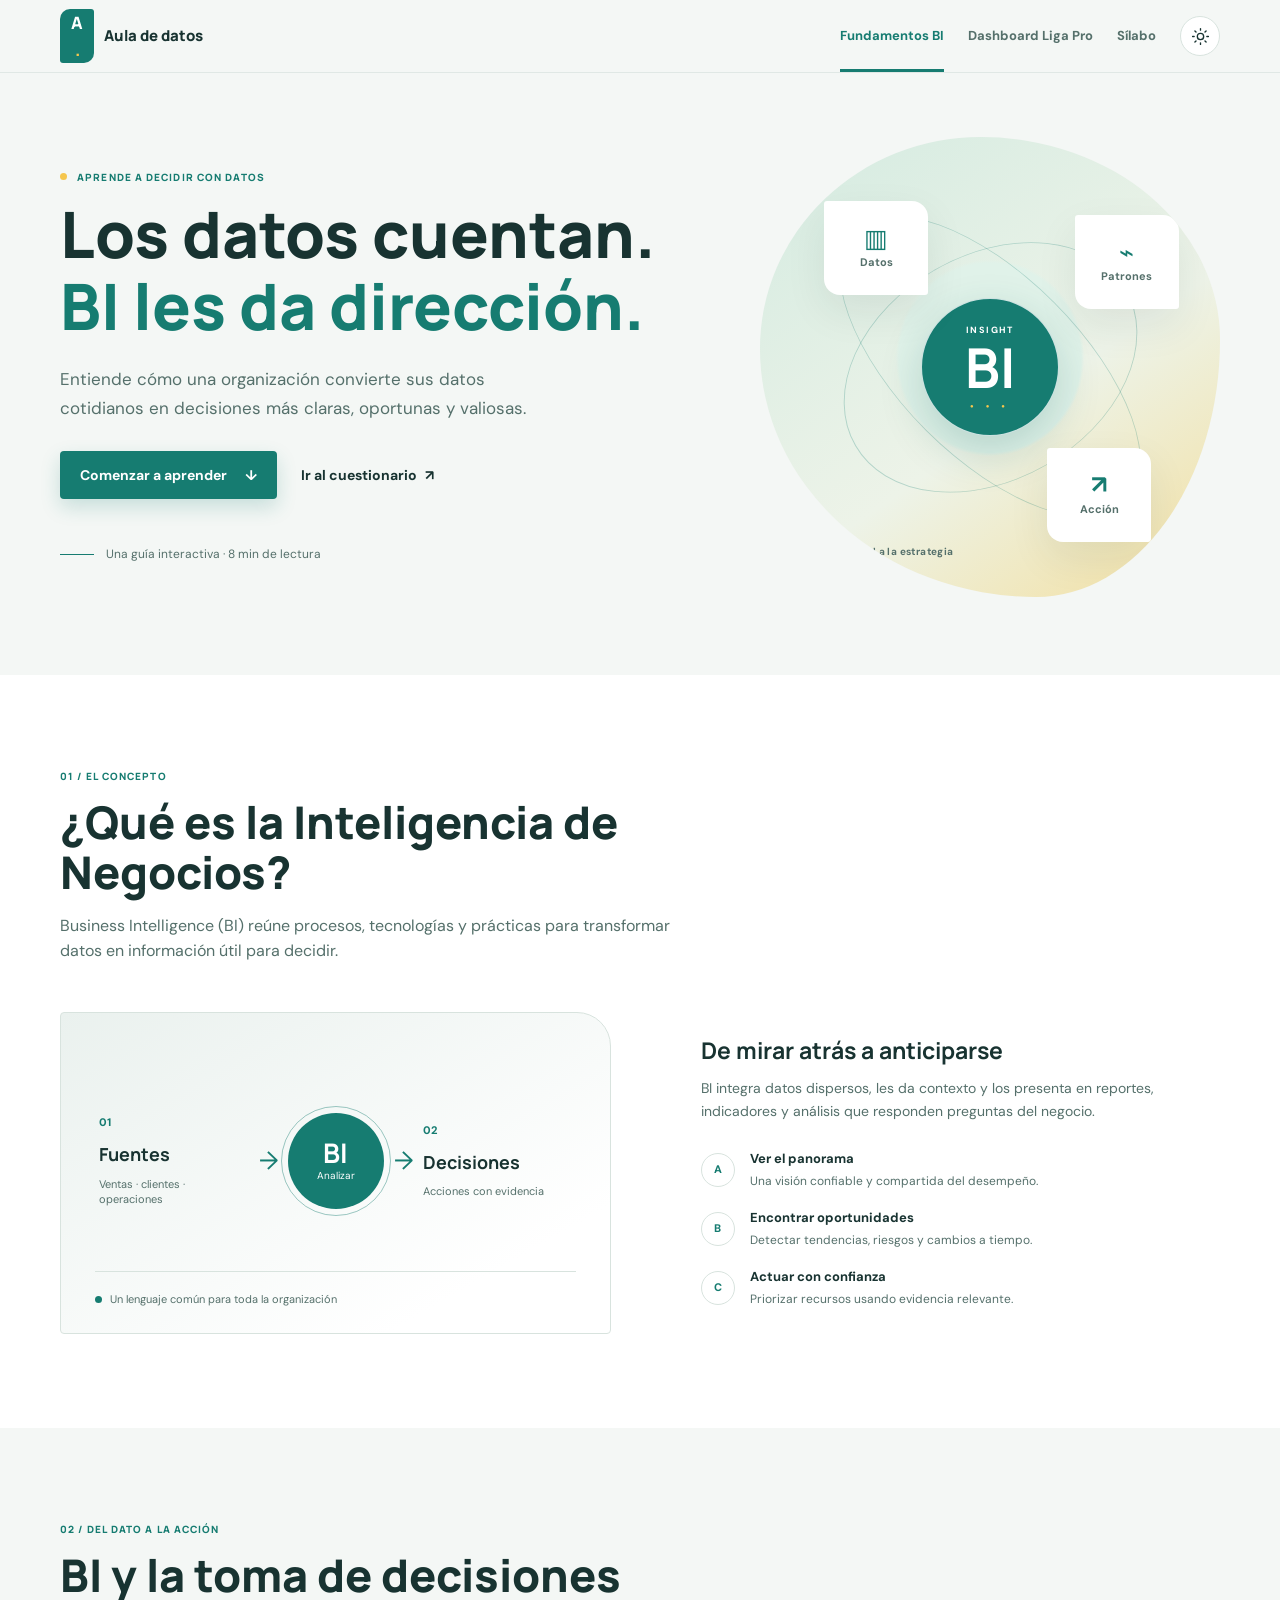
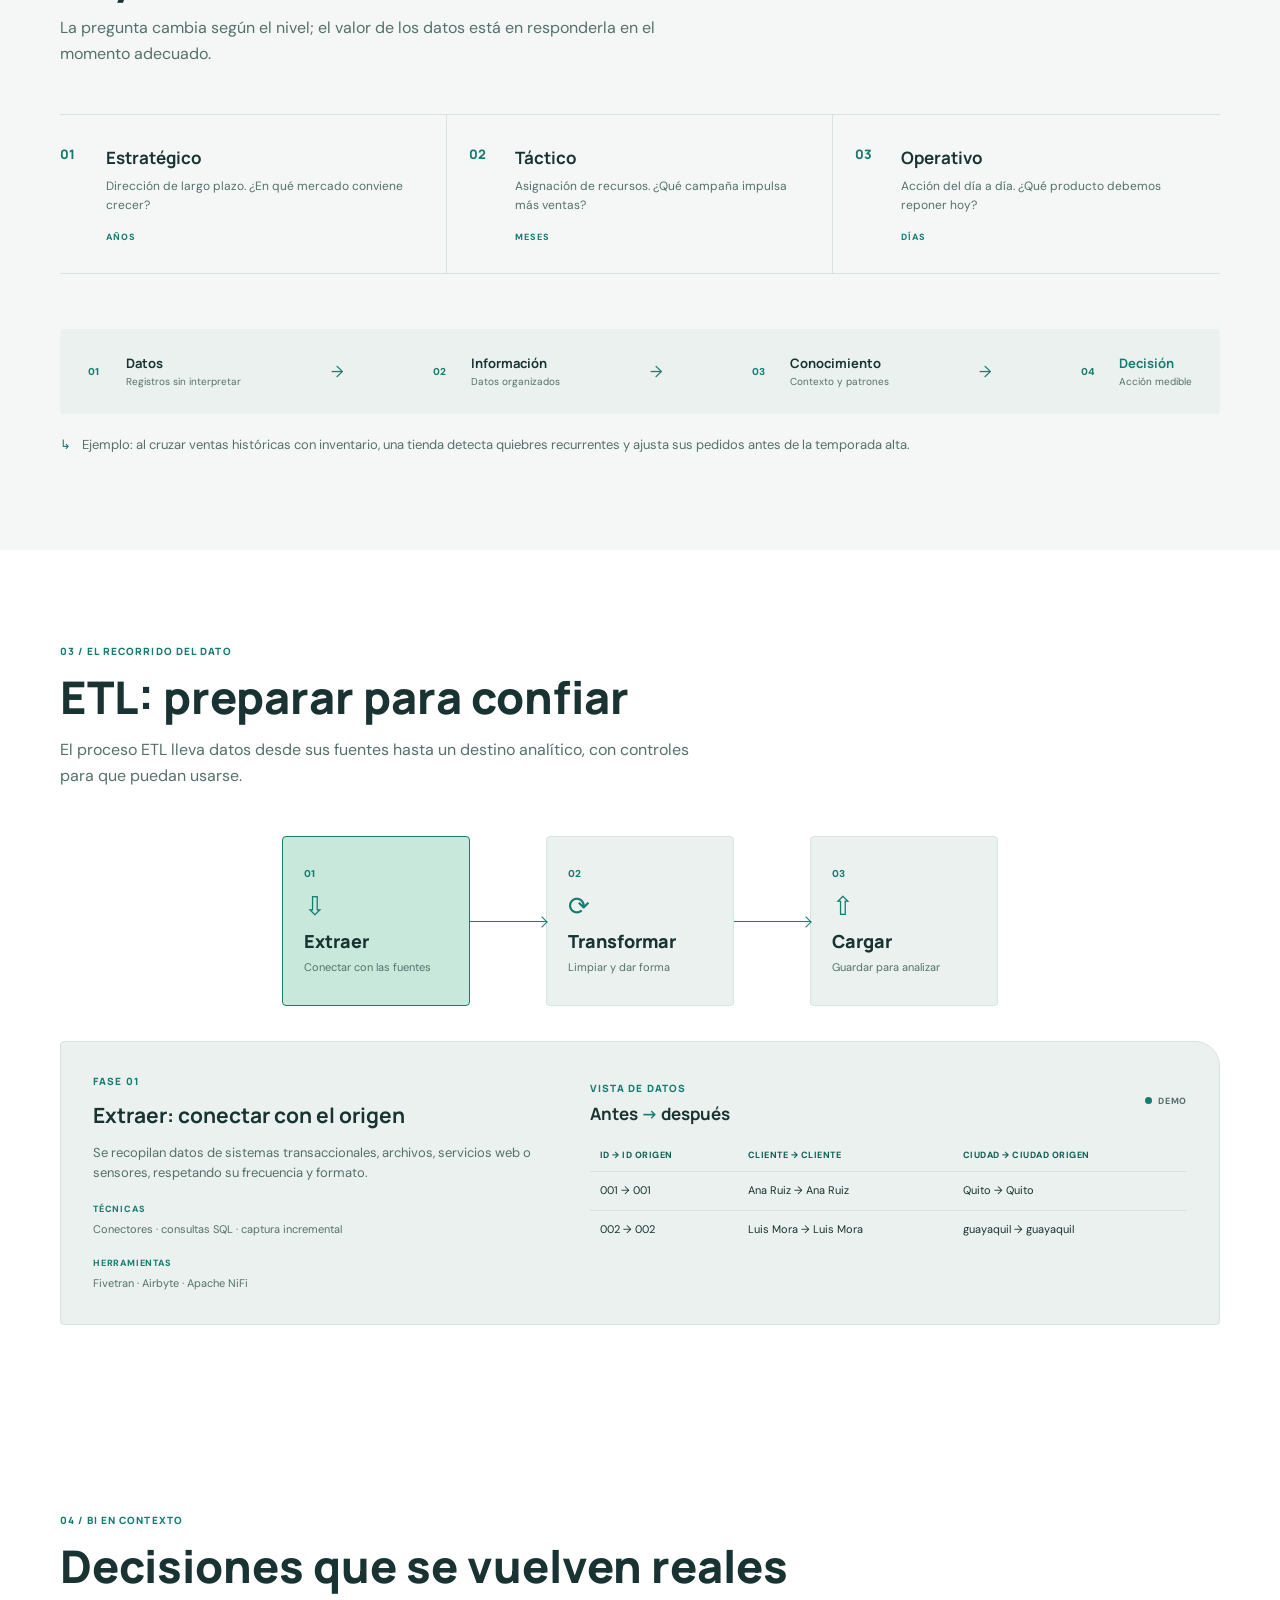
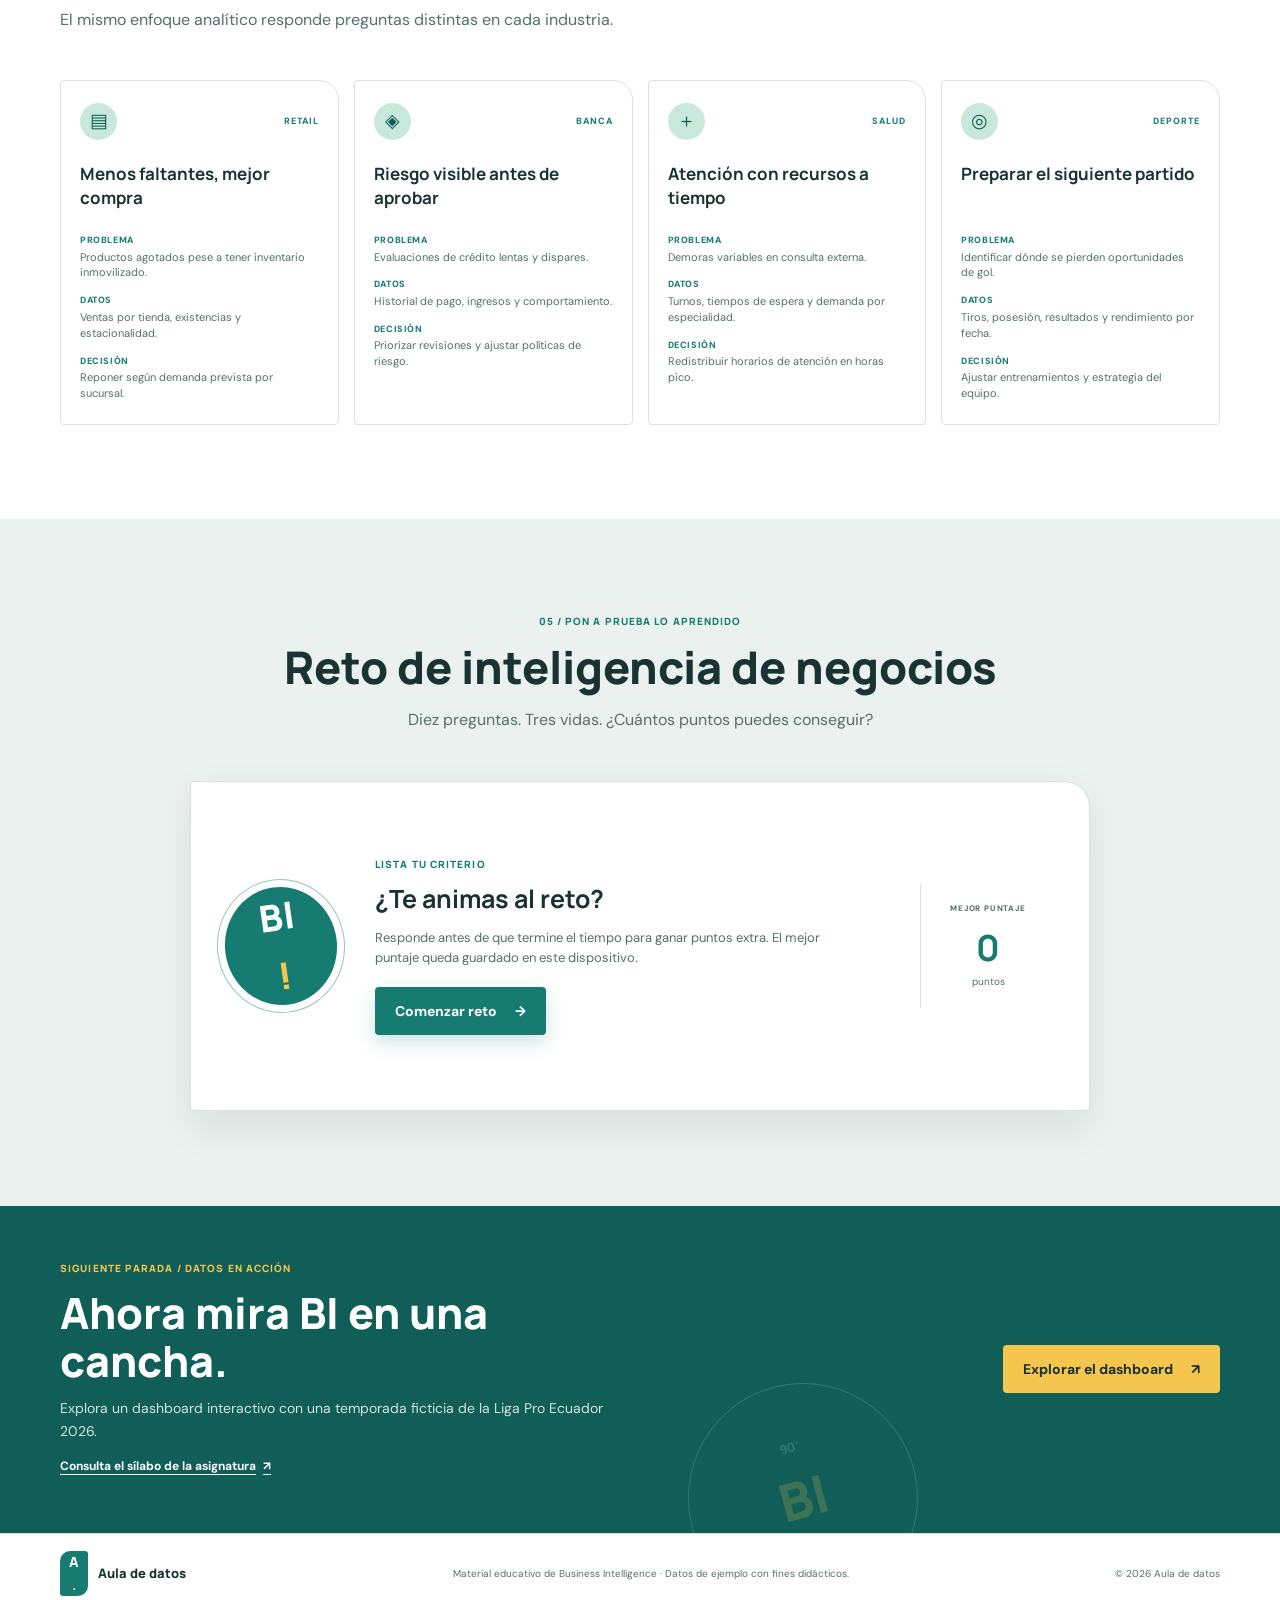
<file: index.html>
<!doctype html>
<html lang="es" data-theme="light">
<head>
	<meta charset="utf-8">
	<meta name="viewport" content="width=device-width, initial-scale=1">
	<meta name="description" content="Aprende los fundamentos de Business Intelligence, el proceso ETL y practica con un cuestionario interactivo.">
	<meta name="theme-color" content="#f4f7f5">
	<title>Fundamentos de BI | Aula de datos</title>
	<link rel="preconnect" href="https://fonts.googleapis.com">
	<link rel="preconnect" href="https://fonts.gstatic.com" crossorigin>
	<link href="https://fonts.googleapis.com/css2?family=DM+Sans:wght@400;500;600;700&family=Manrope:wght@500;600;700;800&display=swap" rel="stylesheet">
	<link rel="stylesheet" href="css/styles.css">
	<link rel="stylesheet" href="css/quiz.css">
	<script src="js/main.js" defer></script>
	<script src="js/quiz.js" defer></script>
</head>
<body>
	<a class="skip-link" href="#contenido">Saltar al contenido</a>
	<header class="site-header">
		<nav class="navbar container" aria-label="Navegación principal">
			<a class="brand" href="index.html" aria-label="Aula de datos, inicio">
				<span class="brand-mark" aria-hidden="true">A<span>.</span></span>
				<span>Aula de datos</span>
			</a>
			<button class="nav-toggle icon-button" type="button" aria-label="Abrir menú" aria-expanded="false" aria-controls="nav-links">
				<svg viewBox="0 0 24 24" aria-hidden="true"><path d="M4 7h16M4 12h16M4 17h16"/></svg>
			</button>
			<div class="nav-links" id="nav-links">
				<a class="nav-link active" aria-current="page" href="index.html">Fundamentos BI</a>
				<a class="nav-link" href="dashboard.html">Dashboard Liga Pro</a>
				<a class="nav-link" href="silabo.html">Sílabo</a>
				<button class="theme-toggle icon-button" type="button" aria-label="Activar modo oscuro" title="Cambiar tema">
					<svg class="theme-sun" viewBox="0 0 24 24" aria-hidden="true"><circle cx="12" cy="12" r="4"/><path d="M12 2v2m0 16v2M4.93 4.93l1.42 1.42m11.3 11.3 1.42 1.42M2 12h2m16 0h2M4.93 19.07l1.42-1.42m11.3-11.3 1.42-1.42"/></svg>
				</button>
			</div>
		</nav>
	</header>

	<main id="contenido">
		<section class="hero container" aria-labelledby="hero-title">
			<div class="hero-copy">
				<p class="eyebrow"><span class="eyebrow-dot"></span> APRENDE A DECIDIR CON DATOS</p>
				<h1 id="hero-title">Los datos cuentan.<br><span>BI les da dirección.</span></h1>
				<p class="hero-lede">Entiende cómo una organización convierte sus datos cotidianos en decisiones más claras, oportunas y valiosas.</p>
				<div class="hero-actions">
					<a class="button button-primary" href="#que-es-bi">Comenzar a aprender <span aria-hidden="true">↓</span></a>
					<a class="text-link" href="#cuestionario">Ir al cuestionario <span aria-hidden="true">↗</span></a>
				</div>
				<div class="hero-meta"><span class="meta-rule"></span><span>Una guía interactiva · 8 min de lectura</span></div>
			</div>
			<div class="hero-art" aria-label="Ilustración de un flujo de información hacia decisiones" role="img">
				<div class="orbit orbit-one"></div><div class="orbit orbit-two"></div>
				<div class="data-node node-a"><span class="node-glyph">▥</span><span>Datos</span></div>
				<div class="data-node node-b"><span class="node-glyph">⌁</span><span>Patrones</span></div>
				<div class="data-node node-c"><span class="node-glyph">↗</span><span>Acción</span></div>
				<div class="hero-core"><span class="core-label">INSIGHT</span><strong>BI</strong><span class="core-dots">● ● ●</span></div>
				<span class="art-caption">De la señal a la estrategia</span>
			</div>
		</section>

		<section class="section section-paper" id="que-es-bi" aria-labelledby="bi-title">
			<div class="container">
				<div class="section-heading reveal">
					<p class="eyebrow">01 / EL CONCEPTO</p>
					<h2 id="bi-title">¿Qué es la Inteligencia de Negocios?</h2>
					<p>Business Intelligence (BI) reúne procesos, tecnologías y prácticas para transformar datos en información útil para decidir.</p>
				</div>
				<div class="bi-layout">
					<div class="bi-visual reveal" role="img" aria-label="Datos integrados y analizados se convierten en decisiones y resultados">
						<div class="bi-flow">
							<div class="flow-source"><span>01</span><b>Fuentes</b><small>Ventas · clientes · operaciones</small></div>
							<div class="flow-connector" aria-hidden="true">→</div>
							<div class="flow-hub"><span class="hub-ring"></span><b>BI</b><small>Analizar</small></div>
							<div class="flow-connector" aria-hidden="true">→</div>
							<div class="flow-source flow-outcome"><span>02</span><b>Decisiones</b><small>Acciones con evidencia</small></div>
						</div>
						<div class="visual-footnote"><span class="status-dot"></span> Un lenguaje común para toda la organización</div>
					</div>
					<div class="bi-copy reveal">
						<h3>De mirar atrás a anticiparse</h3>
						<p>BI integra datos dispersos, les da contexto y los presenta en reportes, indicadores y análisis que responden preguntas del negocio.</p>
						<div class="benefit-list">
							<div><span class="benefit-number">A</span><span><b>Ver el panorama</b><small>Una visión confiable y compartida del desempeño.</small></span></div>
							<div><span class="benefit-number">B</span><span><b>Encontrar oportunidades</b><small>Detectar tendencias, riesgos y cambios a tiempo.</small></span></div>
							<div><span class="benefit-number">C</span><span><b>Actuar con confianza</b><small>Priorizar recursos usando evidencia relevante.</small></span></div>
						</div>
					</div>
				</div>
			</div>
		</section>

		<section class="section" id="decisiones" aria-labelledby="decisiones-title">
			<div class="container">
				<div class="section-heading reveal">
					<p class="eyebrow">02 / DEL DATO A LA ACCIÓN</p>
					<h2 id="decisiones-title">BI y la toma de decisiones</h2>
					<p>La pregunta cambia según el nivel; el valor de los datos está en responderla en el momento adecuado.</p>
				</div>
				<div class="decision-grid">
					<article class="decision-card reveal"><span class="decision-index">01</span><div><h3>Estratégico</h3><p>Dirección de largo plazo. ¿En qué mercado conviene crecer?</p></div><span class="decision-horizon">AÑOS</span></article>
					<article class="decision-card reveal"><span class="decision-index">02</span><div><h3>Táctico</h3><p>Asignación de recursos. ¿Qué campaña impulsa más ventas?</p></div><span class="decision-horizon">MESES</span></article>
					<article class="decision-card reveal"><span class="decision-index">03</span><div><h3>Operativo</h3><p>Acción del día a día. ¿Qué producto debemos reponer hoy?</p></div><span class="decision-horizon">DÍAS</span></article>
				</div>
				<div class="knowledge-flow reveal" aria-label="Ciclo de creación de conocimiento">
					<div class="knowledge-step"><span>01</span><b>Datos</b><small>Registros sin interpretar</small></div><span class="flow-arrow" aria-hidden="true">→</span>
					<div class="knowledge-step"><span>02</span><b>Información</b><small>Datos organizados</small></div><span class="flow-arrow" aria-hidden="true">→</span>
					<div class="knowledge-step"><span>03</span><b>Conocimiento</b><small>Contexto y patrones</small></div><span class="flow-arrow" aria-hidden="true">→</span>
					<div class="knowledge-step knowledge-final"><span>04</span><b>Decisión</b><small>Acción medible</small></div>
				</div>
				<p class="decision-example reveal"><span aria-hidden="true">↳</span> Ejemplo: al cruzar ventas históricas con inventario, una tienda detecta quiebres recurrentes y ajusta sus pedidos antes de la temporada alta.</p>
			</div>
		</section>

		<section class="section section-ink" id="etl" aria-labelledby="etl-title">
			<div class="container">
				<div class="section-heading section-heading-light reveal">
					<p class="eyebrow">03 / EL RECORRIDO DEL DATO</p>
					<h2 id="etl-title">ETL: preparar para confiar</h2>
					<p>El proceso ETL lleva datos desde sus fuentes hasta un destino analítico, con controles para que puedan usarse.</p>
				</div>
				<div class="etl-flow reveal" role="group" aria-label="Selecciona una fase del proceso ETL">
					<button class="etl-phase is-active" type="button" data-etl-phase="extract" aria-pressed="true"><span class="etl-step">01</span><span class="etl-icon" aria-hidden="true">⇩</span><span class="etl-name">Extraer</span><span class="etl-desc">Conectar con las fuentes</span></button>
					<span class="etl-link" aria-hidden="true"></span>
					<button class="etl-phase" type="button" data-etl-phase="transform" aria-pressed="false"><span class="etl-step">02</span><span class="etl-icon" aria-hidden="true">⟳</span><span class="etl-name">Transformar</span><span class="etl-desc">Limpiar y dar forma</span></button>
					<span class="etl-link" aria-hidden="true"></span>
					<button class="etl-phase" type="button" data-etl-phase="load" aria-pressed="false"><span class="etl-step">03</span><span class="etl-icon" aria-hidden="true">⇧</span><span class="etl-name">Cargar</span><span class="etl-desc">Guardar para analizar</span></button>
				</div>
				<div class="etl-detail reveal" aria-live="polite">
					<div class="etl-description"><p class="eyebrow" id="etl-kicker">FASE 01</p><h3 id="etl-phase-title">Extraer: conectar con el origen</h3><p id="etl-phase-copy">Se recopilan datos de sistemas transaccionales, archivos, servicios web o sensores, respetando su frecuencia y formato.</p><div class="etl-techniques"><span class="technique-label">Técnicas</span><span id="etl-techniques">Conectores · consultas SQL · captura incremental</span></div><div class="etl-techniques"><span class="technique-label">Herramientas</span><span id="etl-tools">Fivetran · Airbyte · Apache NiFi</span></div></div>
					<div class="etl-demo"><div class="demo-heading"><div><span class="eyebrow">VISTA DE DATOS</span><h3>Antes <span aria-hidden="true">→</span> después</h3></div><span class="live-tag"><span></span> DEMO</span></div><div class="table-scroll"><table class="data-table"><caption class="visually-hidden">Ejemplo de datos en la fase ETL seleccionada</caption><thead id="etl-table-head"></thead><tbody id="etl-table-body"></tbody></table></div></div>
				</div>
			</div>
		</section>

		<section class="section section-paper" id="casos" aria-labelledby="casos-title">
			<div class="container">
				<div class="section-heading reveal"><p class="eyebrow">04 / BI EN CONTEXTO</p><h2 id="casos-title">Decisiones que se vuelven reales</h2><p>El mismo enfoque analítico responde preguntas distintas en cada industria.</p></div>
				<div class="case-grid">
					<article class="case-card reveal"><div class="case-top"><span class="case-icon" aria-hidden="true">▤</span><span class="case-category">RETAIL</span></div><h3>Menos faltantes, mejor compra</h3><dl><div><dt>Problema</dt><dd>Productos agotados pese a tener inventario inmovilizado.</dd></div><div><dt>Datos</dt><dd>Ventas por tienda, existencias y estacionalidad.</dd></div><div><dt>Decisión</dt><dd>Reponer según demanda prevista por sucursal.</dd></div></dl></article>
					<article class="case-card reveal"><div class="case-top"><span class="case-icon" aria-hidden="true">◈</span><span class="case-category">BANCA</span></div><h3>Riesgo visible antes de aprobar</h3><dl><div><dt>Problema</dt><dd>Evaluaciones de crédito lentas y dispares.</dd></div><div><dt>Datos</dt><dd>Historial de pago, ingresos y comportamiento.</dd></div><div><dt>Decisión</dt><dd>Priorizar revisiones y ajustar políticas de riesgo.</dd></div></dl></article>
					<article class="case-card reveal"><div class="case-top"><span class="case-icon" aria-hidden="true">＋</span><span class="case-category">SALUD</span></div><h3>Atención con recursos a tiempo</h3><dl><div><dt>Problema</dt><dd>Demoras variables en consulta externa.</dd></div><div><dt>Datos</dt><dd>Turnos, tiempos de espera y demanda por especialidad.</dd></div><div><dt>Decisión</dt><dd>Redistribuir horarios de atención en horas pico.</dd></div></dl></article>
					<article class="case-card reveal"><div class="case-top"><span class="case-icon" aria-hidden="true">◎</span><span class="case-category">DEPORTE</span></div><h3>Preparar el siguiente partido</h3><dl><div><dt>Problema</dt><dd>Identificar dónde se pierden oportunidades de gol.</dd></div><div><dt>Datos</dt><dd>Tiros, posesión, resultados y rendimiento por fecha.</dd></div><div><dt>Decisión</dt><dd>Ajustar entrenamientos y estrategia del equipo.</dd></div></dl></article>
				</div>
			</div>
		</section>

		<section class="section quiz-section" id="cuestionario" aria-labelledby="quiz-title">
			<div class="container">
				<div class="section-heading reveal"><p class="eyebrow">05 / PON A PRUEBA LO APRENDIDO</p><h2 id="quiz-title">Reto de inteligencia de negocios</h2><p>Diez preguntas. Tres vidas. ¿Cuántos puntos puedes conseguir?</p></div>
				<div class="quiz-shell reveal" id="quiz-app" aria-live="polite">
					<div class="quiz-start" id="quiz-start">
						<div class="quiz-badge" aria-hidden="true">BI<span>!</span></div>
						<div class="quiz-start-copy"><p class="eyebrow">LISTA TU CRITERIO</p><h3>¿Te animas al reto?</h3><p>Responde antes de que termine el tiempo para ganar puntos extra. El mejor puntaje queda guardado en este dispositivo.</p><button class="button button-primary" type="button" id="quiz-start-button">Comenzar reto <span aria-hidden="true">→</span></button></div>
						<div class="best-score"><span>MEJOR PUNTAJE</span><strong id="best-score-value">0</strong><small>puntos</small></div>
					</div>
					<div class="quiz-game" id="quiz-game" hidden>
						<div class="quiz-topline"><div class="quiz-progress-label"><span id="question-counter">Pregunta 1 de 10</span><span id="score-label">0 puntos</span></div><div class="progress-track" role="progressbar" aria-label="Progreso del cuestionario" aria-valuemin="0" aria-valuemax="10" aria-valuenow="0"><span id="quiz-progress"></span></div><div class="quiz-status"><span class="streak-indicator" id="streak-indicator" aria-label="Racha de 0 aciertos">♨ <b id="streak-count">0</b></span><span class="lives" id="lives-indicator" aria-label="3 vidas restantes">♥ ♥ ♥</span></div></div>
						<div class="timer-row"><span>TIEMPO</span><div class="timer-track" role="progressbar" aria-label="Tiempo para responder" aria-valuemin="0" aria-valuemax="20" aria-valuenow="20"><span id="quiz-timer-bar"></span></div><strong id="quiz-timer">20</strong></div>
						<div class="question-area" id="question-area"><p class="eyebrow" id="question-topic">CONCEPTOS BI</p><h3 id="question-text" tabindex="-1"></h3><div class="answer-grid" id="answer-options"></div><div class="quiz-feedback" id="quiz-feedback" role="status" aria-live="assertive" hidden></div></div>
						<button class="button button-primary quiz-next" id="quiz-next" type="button" hidden>Siguiente pregunta <span aria-hidden="true">→</span></button>
					</div>
					<div class="quiz-result" id="quiz-result" hidden tabindex="-1"></div>
				</div>
			</div>
		</section>

		<section class="dashboard-cta" aria-labelledby="cta-title">
			<div class="container cta-inner reveal"><div><p class="eyebrow">SIGUIENTE PARADA / DATOS EN ACCIÓN</p><h2 id="cta-title">Ahora mira BI en una cancha.</h2><p>Explora un dashboard interactivo con una temporada ficticia de la Liga Pro Ecuador 2026.</p><a class="course-cta-link" href="silabo.html">Consulta el sílabo de la asignatura <span aria-hidden="true">↗</span></a></div><a class="button button-light" href="dashboard.html">Explorar el dashboard <span aria-hidden="true">↗</span></a><div class="cta-score" aria-hidden="true"><span>90'</span><span>BI</span><span>2026</span></div></div>
		</section>
	</main>

	<footer class="site-footer"><div class="container footer-inner"><a class="brand footer-brand" href="index.html"><span class="brand-mark">A<span>.</span></span><span>Aula de datos</span></a><p>Material educativo de Business Intelligence · Datos de ejemplo con fines didácticos.</p><span>© 2026 Aula de datos</span></div></footer>
</body>
</html>
</file>
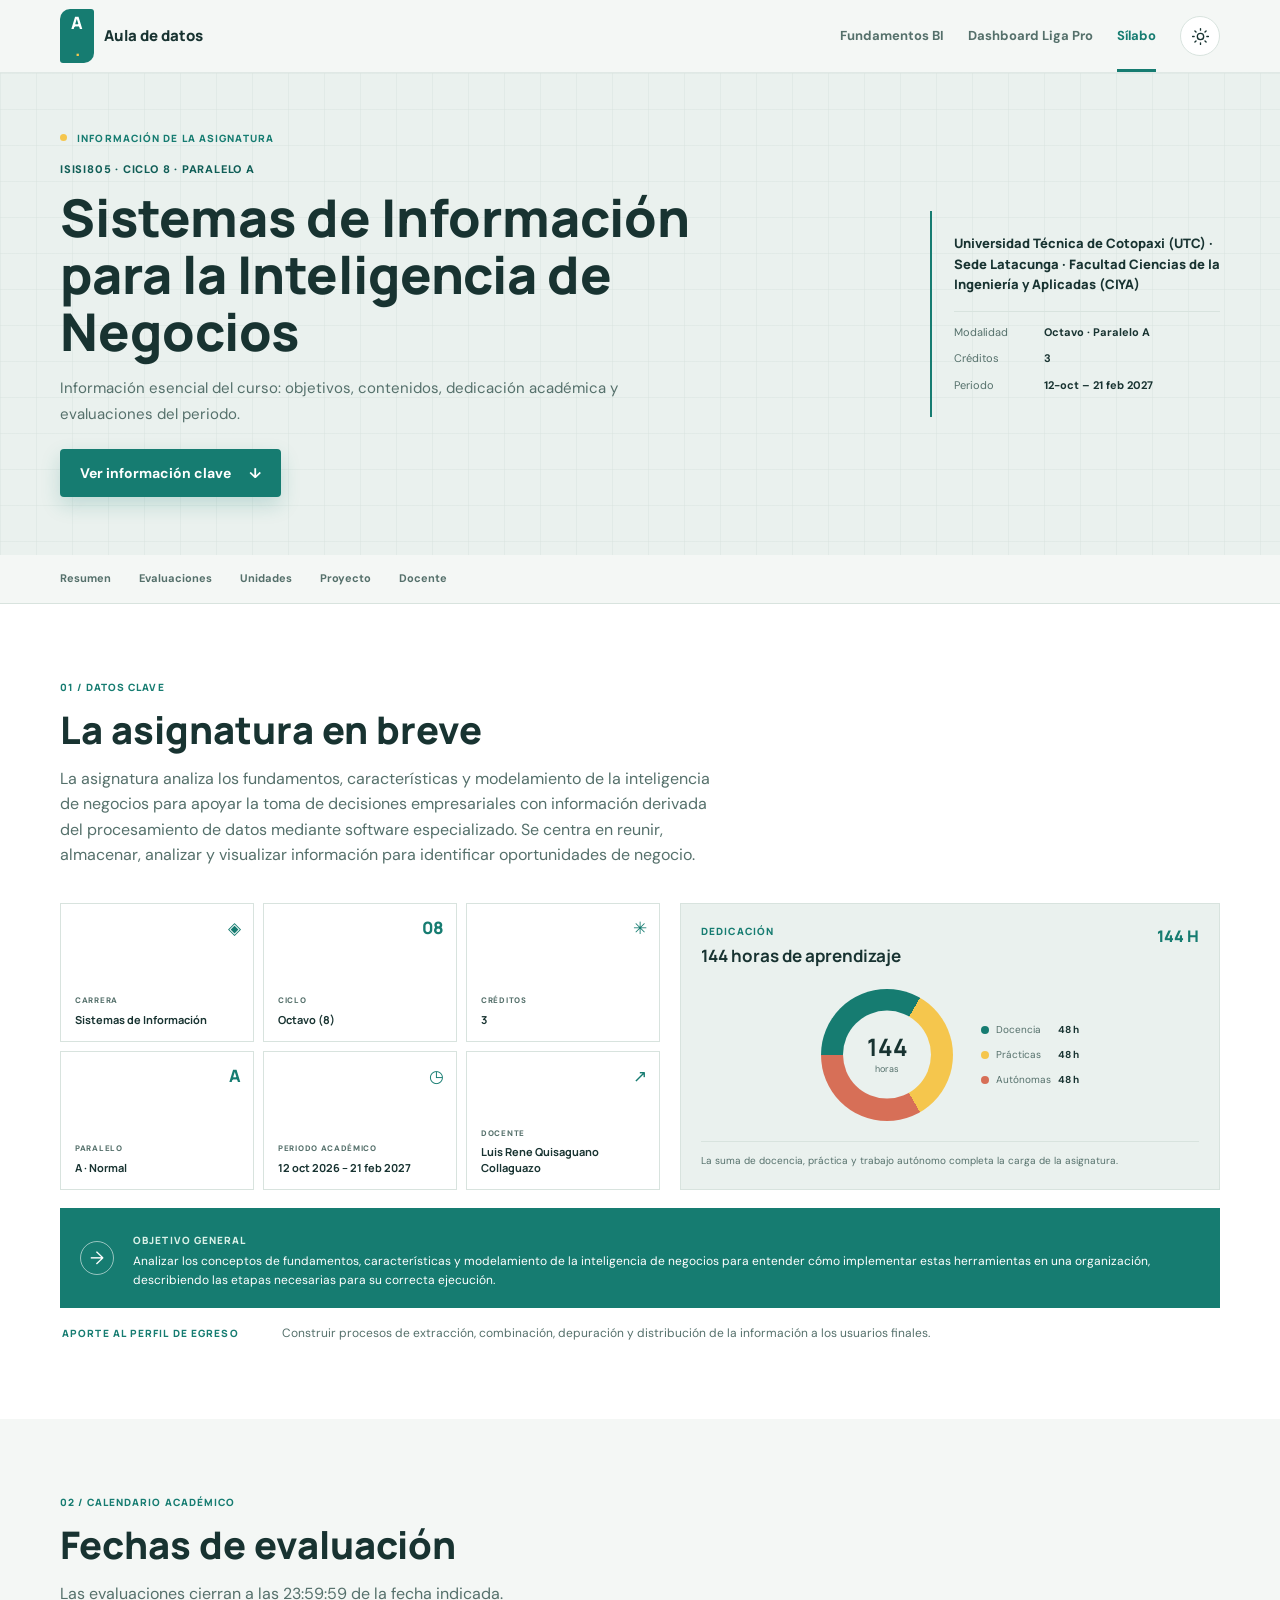
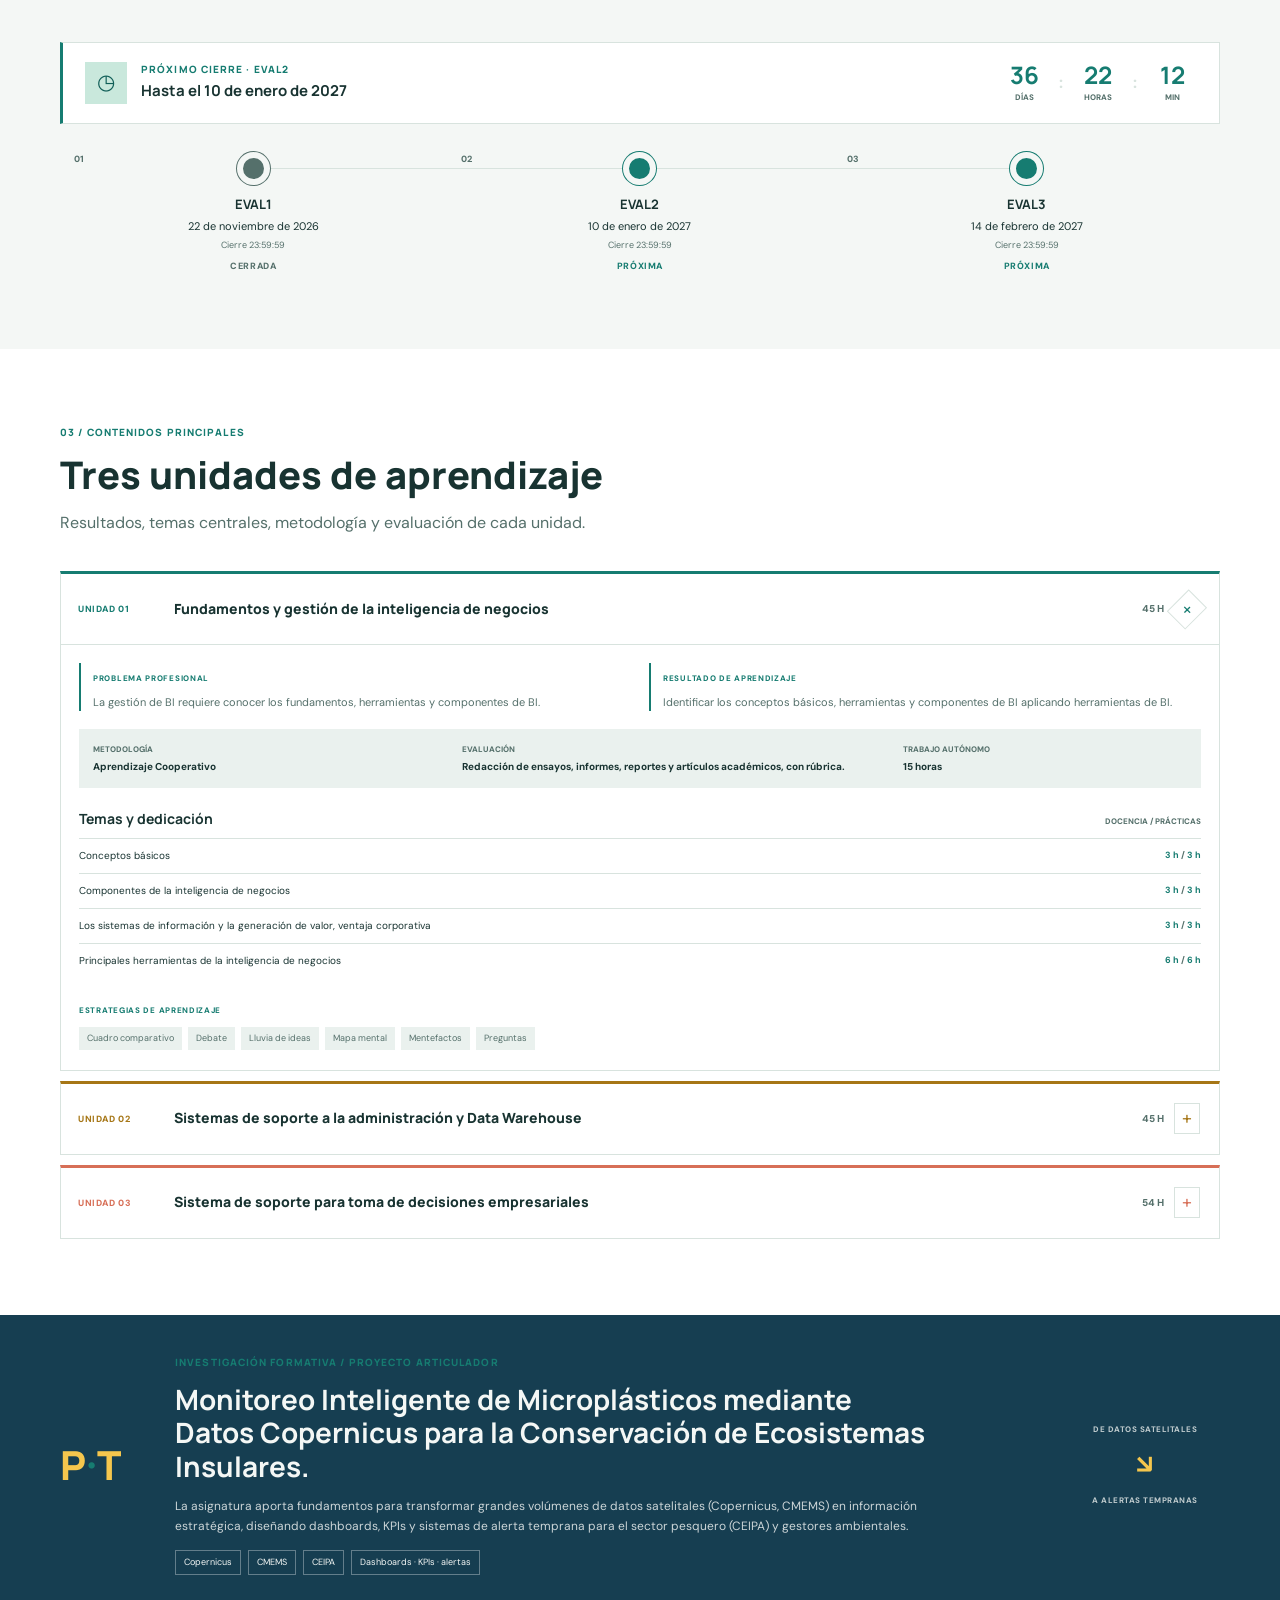
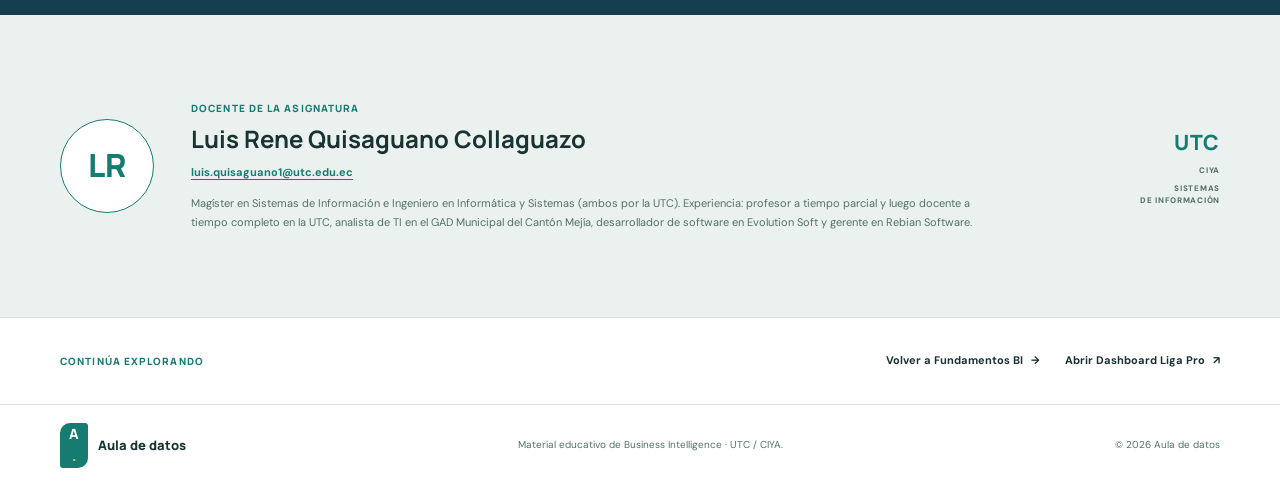
<file: silabo.html>
<!doctype html>
<html lang="es" data-theme="light">
<head>
  <meta charset="utf-8">
  <meta name="viewport" content="width=device-width, initial-scale=1">
  <meta name="description" content="Consulta el sílabo de Sistemas de Información para la Inteligencia de Negocios: objetivos, evaluaciones, unidades y proyecto.">
  <meta name="theme-color" content="#f4f7f5">
  <title>Sílabo | Aula de datos</title>
  <link rel="preconnect" href="https://fonts.googleapis.com">
  <link rel="preconnect" href="https://fonts.gstatic.com" crossorigin>
  <link href="https://fonts.googleapis.com/css2?family=DM+Sans:wght@400;500;600;700&family=Manrope:wght@500;600;700;800&display=swap" rel="stylesheet">
  <link rel="stylesheet" href="css/styles.css">
  <link rel="stylesheet" href="css/curso.css">
  <script src="js/main.js" defer></script>
  <script src="js/silabo-data.js" defer></script>
  <script src="js/silabo.js" defer></script>
</head>
<body class="course-page">
  <a class="skip-link" href="#contenido">Saltar al contenido</a>
  <header class="site-header">
    <nav class="navbar container" aria-label="Navegación principal">
      <a class="brand" href="index.html" aria-label="Aula de datos, inicio"><span class="brand-mark" aria-hidden="true">A<span>.</span></span><span>Aula de datos</span></a>
      <button class="nav-toggle icon-button" type="button" aria-label="Abrir menú" aria-expanded="false" aria-controls="nav-links"><svg viewBox="0 0 24 24" aria-hidden="true"><path d="M4 7h16M4 12h16M4 17h16"/></svg></button>
      <div class="nav-links" id="nav-links">
        <a class="nav-link" href="index.html">Fundamentos BI</a>
        <a class="nav-link" href="dashboard.html">Dashboard Liga Pro</a>
        <a class="nav-link active" href="silabo.html" aria-current="page">Sílabo</a>
        <button class="theme-toggle icon-button" type="button" aria-label="Activar modo oscuro" title="Cambiar tema"><svg class="theme-sun" viewBox="0 0 24 24" aria-hidden="true"><circle cx="12" cy="12" r="4"/><path d="M12 2v2m0 16v2M4.93 4.93l1.42 1.42m11.3 11.3 1.42 1.42M2 12h2m16 0h2M4.93 19.07l1.42-1.42m11.3-11.3 1.42-1.42"/></svg></button>
      </div>
    </nav>
  </header>

  <main id="contenido">
    <section class="course-hero" aria-labelledby="silabo-title">
      <div class="container course-hero-inner">
        <div class="course-hero-copy">
          <p class="eyebrow"><span class="eyebrow-dot"></span> INFORMACIÓN DE LA ASIGNATURA</p>
          <p class="course-code" id="hero-code"></p>
          <h1 id="silabo-title"></h1>
          <p class="course-hero-lede" id="hero-description"></p>
          <a class="button button-primary" href="#resumen">Ver información clave <span aria-hidden="true">↓</span></a>
        </div>
        <aside class="course-identity" aria-label="Institución y periodo académico">
          <p class="course-institution" id="hero-institution"></p>
          <div class="identity-rule"></div>
          <p><span>Modalidad</span><strong id="hero-cycle"></strong></p>
          <p><span>Créditos</span><strong id="hero-credits"></strong></p>
          <p><span>Periodo</span><strong id="hero-period"></strong></p>
        </aside>
      </div>
    </section>

    <nav class="course-nav" aria-label="Secciones del sílabo">
      <div class="container course-nav-inner">
        <a href="#resumen">Resumen</a>
        <a href="#evaluaciones">Evaluaciones</a>
        <a href="#unidades">Unidades</a>
        <a href="#proyecto">Proyecto</a>
        <a href="#docente">Docente</a>
      </div>
    </nav>

    <section class="section section-paper" id="resumen" aria-labelledby="summary-title">
      <div class="container">
        <div class="section-heading reveal"><p class="eyebrow">01 / DATOS CLAVE</p><h2 id="summary-title">La asignatura en breve</h2><p id="subject-description"></p></div>
        <div class="summary-layout">
          <div class="general-grid reveal" id="general-cards" aria-label="Datos generales de la asignatura"></div>
          <article class="hours-panel reveal" aria-labelledby="hours-title">
            <div class="hours-heading"><div><p class="eyebrow">DEDICACIÓN</p><h3 id="hours-title">144 horas de aprendizaje</h3></div><span class="hours-total" id="hours-total"></span></div>
            <div class="hours-chart-row"><div class="hours-donut" id="hours-donut" role="img"><span class="donut-center"><strong id="hours-center"></strong><small>horas</small></span></div><ul class="hours-legend" id="hours-legend"></ul></div>
            <p class="hours-footnote">La suma de docencia, práctica y trabajo autónomo completa la carga de la asignatura.</p>
          </article>
        </div>
        <div class="objective-strip reveal"><span class="objective-marker" aria-hidden="true">→</span><div><span class="eyebrow">OBJETIVO GENERAL</span><p id="subject-objective"></p></div></div>
        <div class="contribution-line reveal"><span class="eyebrow">APORTE AL PERFIL DE EGRESO</span><p id="graduate-contribution"></p></div>
      </div>
    </section>

    <section class="section" id="evaluaciones" aria-labelledby="evaluation-title">
      <div class="container">
        <div class="section-heading reveal"><p class="eyebrow">02 / CALENDARIO ACADÉMICO</p><h2 id="evaluation-title">Fechas de evaluación</h2><p>Las evaluaciones cierran a las 23:59:59 de la fecha indicada.</p></div>
        <div class="countdown-banner reveal"><div class="countdown-copy"><span class="countdown-symbol" aria-hidden="true">◷</span><div><p class="eyebrow" id="countdown-label">PRÓXIMO CIERRE</p><h3 id="countdown-title" aria-live="polite">Calculando fecha…</h3></div></div><div class="countdown-clock" id="countdown" role="timer" aria-label="Cuenta regresiva a la próxima evaluación"></div></div>
        <ol class="evaluation-timeline reveal" id="evaluation-timeline" aria-label="Cronograma de evaluaciones"></ol>
      </div>
    </section>

    <section class="section section-paper" id="unidades" aria-labelledby="units-title">
      <div class="container">
        <div class="section-heading reveal"><p class="eyebrow">03 / CONTENIDOS PRINCIPALES</p><h2 id="units-title">Tres unidades de aprendizaje</h2><p>Resultados, temas centrales, metodología y evaluación de cada unidad.</p></div>
        <div class="unit-list" id="unit-list"></div>
      </div>
    </section>

    <section class="project-band" id="proyecto" aria-labelledby="project-title">
      <div class="container project-inner reveal"><div class="project-index" aria-hidden="true">P<span>·</span>T</div><div class="project-copy"><p class="eyebrow">INVESTIGACIÓN FORMATIVA / PROYECTO ARTICULADOR</p><h2 id="project-title"></h2><p class="project-description" id="project-description"></p><div class="project-tags" id="project-tags"></div></div><div class="project-aside"><span>DE DATOS SATELITALES</span><b aria-hidden="true">↘</b><span>A ALERTAS TEMPRANAS</span></div></div>
    </section>

    <section class="section teacher-section" id="docente" aria-labelledby="teacher-title">
      <div class="container teacher-layout reveal"><div class="teacher-monogram" id="teacher-monogram" aria-hidden="true"></div><div class="teacher-copy"><p class="eyebrow">DOCENTE DE LA ASIGNATURA</p><h2 id="teacher-title"></h2><a class="teacher-email" id="teacher-email"></a><p id="teacher-profile"></p></div><div class="teacher-school"><span>UTC</span><span>CIYA</span><span>SISTEMAS<br>DE INFORMACIÓN</span></div></div>
    </section>

    <section class="course-next" aria-label="Continuar explorando Aula de datos">
      <div class="container course-next-inner">
        <p class="eyebrow">CONTINÚA EXPLORANDO</p>
        <a href="index.html">Volver a Fundamentos BI <span aria-hidden="true">→</span></a>
        <a href="dashboard.html">Abrir Dashboard Liga Pro <span aria-hidden="true">↗</span></a>
      </div>
    </section>

  </main>
  <footer class="site-footer"><div class="container footer-inner"><a class="brand footer-brand" href="index.html"><span class="brand-mark">A<span>.</span></span><span>Aula de datos</span></a><p>Material educativo de Business Intelligence · UTC / CIYA.</p><span>© 2026 Aula de datos</span></div></footer>
</body>
</html>
</file>
<file: css/styles.css>
:root {
  color-scheme: light;
  --ink: #183331;
  --ink-soft: #55706b;
  --paper: #f4f7f5;
  --surface: #ffffff;
  --surface-alt: #eaf1ee;
  --line: #d8e3de;
  --teal: #167c71;
  --teal-dark: #105e57;
  --teal-soft: #c9e8dc;
  --blue: #163e51;
  --yellow: #f5c64d;
  --coral: #d76f57;
  --shadow: 0 16px 42px rgba(24, 51, 49, .08);
  --font-body: 'DM Sans', sans-serif;
  --font-display: 'Manrope', sans-serif;
  font-family: var(--font-body);
  font-synthesis: none;
  text-rendering: optimizeLegibility;
}
:root[data-theme="dark"] {
  color-scheme: dark;
  --ink: #e5f1ec;
  --ink-soft: #a7bcb5;
  --paper: #11201e;
  --surface: #182a27;
  --surface-alt: #203632;
  --line: #35504a;
  --teal: #72d2bf;
  --teal-dark: #92e4d0;
  --teal-soft: #264d45;
  --blue: #c1dfe5;
  --yellow: #f6ce68;
  --coral: #f19a7f;
  --shadow: 0 16px 42px rgba(0, 0, 0, .2);
}
* { box-sizing: border-box; }
html { scroll-behavior: smooth; scroll-padding-top: 92px; }
body { margin: 0; background: var(--paper); color: var(--ink); font-family: var(--font-body); font-size: 16px; line-height: 1.6; transition: background-color .25s, color .25s; }
button, input, select { font: inherit; }
button, a, input, select { -webkit-tap-highlight-color: transparent; }
a { color: inherit; }
button { color: inherit; }
:focus-visible { outline: 3px solid var(--yellow); outline-offset: 3px; }
::selection { color: #102a27; background: var(--yellow); }
.container { width: min(1160px, calc(100% - 40px)); margin-inline: auto; }
.visually-hidden { position: absolute !important; width: 1px; height: 1px; padding: 0; margin: -1px; overflow: hidden; clip: rect(0, 0, 0, 0); white-space: nowrap; border: 0; }
.skip-link { position: fixed; z-index: 1000; top: 8px; left: 8px; padding: 10px 16px; transform: translateY(-150%); border-radius: 4px; background: var(--yellow); color: #142b28; font-weight: 700; }
.skip-link:focus { transform: translateY(0); }
.site-header { position: sticky; z-index: 50; top: 0; border-bottom: 1px solid color-mix(in srgb, var(--line), transparent 30%); background: color-mix(in srgb, var(--paper), transparent 5%); backdrop-filter: blur(16px); }
.navbar { min-height: 72px; display: flex; justify-content: space-between; align-items: center; gap: 24px; }
.brand { display: inline-flex; align-items: center; gap: 10px; color: var(--ink); font-family: var(--font-display); font-size: 15px; font-weight: 800; text-decoration: none; white-space: nowrap; }
.brand-mark { display: grid; width: 34px; aspect-ratio: 1; place-items: center; border-radius: 10px 3px 10px 3px; background: var(--teal); color: #fff; font-size: 17px; }
.brand-mark span { color: var(--yellow); }
.nav-links { display: flex; align-items: center; gap: 24px; }
.nav-link { position: relative; color: var(--ink-soft); font-size: 13px; font-weight: 700; text-decoration: none; transition: color .2s; }
.nav-link:hover, .nav-link.active { color: var(--teal); }
.nav-link.active::after { position: absolute; right: 0; bottom: -26px; left: 0; height: 3px; background: var(--teal); content: ''; }
.icon-button { display: grid; width: 40px; height: 40px; place-items: center; padding: 0; border: 1px solid var(--line); border-radius: 50%; background: var(--surface); cursor: pointer; transition: border-color .2s, transform .2s; }
.icon-button:hover { transform: translateY(-2px); border-color: var(--teal); }
.icon-button svg { width: 19px; fill: none; stroke: currentColor; stroke-linecap: round; stroke-linejoin: round; stroke-width: 1.7; }
.nav-toggle { display: none; }
.theme-toggle { color: var(--ink); }
.button { display: inline-flex; min-height: 48px; align-items: center; justify-content: center; gap: 18px; padding: 0 20px; border: 0; border-radius: 4px; font-size: 14px; font-weight: 700; text-decoration: none; cursor: pointer; transition: transform .2s, background-color .2s, box-shadow .2s; }
.button:hover { transform: translateY(-2px); }
.button-primary { background: var(--teal); color: #fff; box-shadow: 0 8px 20px rgba(22, 124, 113, .2); }
.button-primary:hover { background: var(--teal-dark); }
.button-light { background: var(--yellow); color: #19312e; }
.text-link { display: inline-flex; align-items: center; gap: 8px; color: var(--ink); font-size: 14px; font-weight: 700; text-decoration: none; }
.text-link:hover { color: var(--teal); }
.eyebrow { margin: 0 0 14px; color: var(--teal); font-family: var(--font-display); font-size: 10px; font-weight: 800; letter-spacing: 1.1px; line-height: 1.4; }
.eyebrow-dot { display: inline-block; width: 7px; height: 7px; margin-right: 7px; border-radius: 50%; background: var(--yellow); vertical-align: 1px; }
.hero { position: relative; display: grid; min-height: 570px; grid-template-columns: 1.08fr .92fr; align-items: center; gap: 48px; padding-block: 64px 78px; }
.hero-copy { position: relative; z-index: 1; max-width: 630px; }
.hero h1, .section-heading h2, .dashboard-cta h2 { margin: 0; font-family: var(--font-display); font-weight: 800; letter-spacing: 0; line-height: 1.12; }
.hero h1 { font-size: clamp(42px, 5vw, 68px); }
.hero h1 span { color: var(--teal); }
.hero-lede { max-width: 505px; margin: 24px 0 28px; color: var(--ink-soft); font-size: 17px; line-height: 1.7; }
.hero-actions { display: flex; align-items: center; flex-wrap: wrap; gap: 24px; }
.hero-meta { display: flex; align-items: center; gap: 12px; margin-top: 46px; color: var(--ink-soft); font-size: 12px; }
.meta-rule { width: 34px; height: 1px; background: var(--teal); }
.hero-art { position: relative; width: min(100%, 460px); aspect-ratio: 1; justify-self: end; overflow: hidden; border-radius: 48% 52% 40% 60% / 46% 44% 56% 54%; background: radial-gradient(ellipse at 50% 48%, #e0f2e9 0 28%, transparent 29%), linear-gradient(145deg, #d4ebe1, #edf3e8 58%, #f3df9e); }
:root[data-theme="dark"] .hero-art { background: radial-gradient(ellipse at 50% 48%, #2c574c 0 28%, transparent 29%), linear-gradient(145deg, #254b43, #213d39 58%, #665835); }
.orbit { position: absolute; inset: 16%; border: 1px solid rgba(22, 124, 113, .26); border-radius: 50%; transform: rotate(-30deg) scaleY(.72); }
.orbit-two { inset: 24% 8%; transform: rotate(45deg) scaleY(.76); }
.hero-core { position: absolute; top: 50%; left: 50%; display: flex; width: 138px; aspect-ratio: 1; flex-direction: column; align-items: center; justify-content: center; transform: translate(-50%, -50%); border: 1px solid rgba(255,255,255,.78); border-radius: 50%; background: var(--teal); color: #fff; box-shadow: 0 16px 44px rgba(16, 94, 87, .2); }
.hero-core strong { font-family: var(--font-display); font-size: 55px; line-height: 1; }
.core-label { margin-bottom: 3px; font-size: 9px; font-weight: 800; letter-spacing: 1.4px; }
.core-dots { margin-top: 7px; color: var(--yellow); font-size: 6px; letter-spacing: 5px; }
.data-node { position: absolute; z-index: 2; display: flex; width: 104px; min-height: 94px; flex-direction: column; align-items: center; justify-content: center; gap: 2px; border: 1px solid rgba(255,255,255,.8); border-radius: 3px 16px 3px 16px; background: var(--surface); box-shadow: var(--shadow); color: var(--ink-soft); font-size: 11px; font-weight: 700; }
.node-glyph { color: var(--teal); font-size: 25px; line-height: 1.1; }
.node-a { top: 14%; left: 14%; }.node-b { top: 17%; right: 9%; }.node-c { right: 15%; bottom: 12%; }
.art-caption { position: absolute; bottom: 8%; left: 13%; color: var(--ink-soft); font-size: 10px; font-weight: 700; letter-spacing: .4px; }
.section { padding-block: 94px; }
.section-paper { background: var(--surface); }
.section-heading { max-width: 760px; margin-bottom: 48px; }
.section-heading h2 { font-size: clamp(30px, 4vw, 45px); }
.section-heading > p:last-child { max-width: 650px; margin: 15px 0 0; color: var(--ink-soft); font-size: 16px; }
.bi-layout { display: grid; grid-template-columns: 1.03fr .97fr; align-items: center; gap: clamp(32px, 7vw, 92px); }
.bi-visual { padding: 38px 34px 24px; border: 1px solid var(--line); border-radius: 4px 34px 4px 4px; background: linear-gradient(150deg, var(--surface-alt), var(--surface) 80%); }
.bi-flow { display: flex; min-height: 220px; align-items: center; justify-content: center; gap: 10px; }
.flow-source { display: flex; width: 31%; min-width: 100px; flex-direction: column; align-items: flex-start; gap: 8px; }
.flow-source > span { color: var(--teal); font-size: 11px; font-weight: 800; }
.flow-source b { font-family: var(--font-display); font-size: 18px; }
.flow-source small { color: var(--ink-soft); font-size: 11px; line-height: 1.4; }
.flow-connector { color: var(--teal); font-size: 25px; }
.flow-hub { position: relative; display: flex; width: 96px; aspect-ratio: 1; flex: 0 0 96px; flex-direction: column; align-items: center; justify-content: center; border-radius: 50%; background: var(--teal); color: #fff; }
.flow-hub b { font-family: var(--font-display); font-size: 27px; line-height: 1.1; }.flow-hub small { font-size: 10px; }
.hub-ring { position: absolute; inset: -7px; border: 1px solid var(--teal); border-radius: 50%; opacity: .42; }
.visual-footnote { display: flex; align-items: center; gap: 8px; padding-top: 19px; border-top: 1px solid var(--line); color: var(--ink-soft); font-size: 11px; }
.status-dot, .live-tag span { width: 7px; height: 7px; border-radius: 50%; background: var(--teal); }
.bi-copy h3, .etl-description h3 { margin: 0 0 11px; font-family: var(--font-display); font-size: 23px; line-height: 1.3; }
.bi-copy > p { margin: 0; color: var(--ink-soft); font-size: 14px; }
.benefit-list { display: grid; gap: 17px; margin-top: 27px; }
.benefit-list > div { display: flex; align-items: center; gap: 15px; }
.benefit-number { display: grid; width: 34px; height: 34px; flex: 0 0 34px; place-items: center; border: 1px solid var(--line); border-radius: 50%; color: var(--teal); font-size: 11px; font-weight: 800; }
.benefit-list b, .benefit-list small { display: block; }.benefit-list b { font-size: 13px; }.benefit-list small { margin-top: 2px; color: var(--ink-soft); font-size: 12px; }
.decision-grid { display: grid; grid-template-columns: repeat(3, 1fr); border-block: 1px solid var(--line); }
.decision-card { display: grid; min-height: 158px; grid-template-columns: 34px 1fr; align-content: center; gap: 12px; padding: 20px 22px; border-right: 1px solid var(--line); }
.decision-card:first-child { padding-left: 0; }.decision-card:last-child { border-right: 0; }
.decision-index { color: var(--teal); font-family: var(--font-display); font-size: 13px; font-weight: 800; }
.decision-card h3 { margin: 0 0 6px; font-family: var(--font-display); font-size: 17px; }.decision-card p { margin: 0; color: var(--ink-soft); font-size: 12px; line-height: 1.55; }
.decision-horizon { grid-column: 2; margin-top: 4px; color: var(--teal); font-size: 9px; font-weight: 800; letter-spacing: 1px; }
.knowledge-flow { display: flex; align-items: center; justify-content: space-between; gap: 10px; margin-top: 55px; padding: 24px 28px; border-radius: 4px; background: var(--surface-alt); }
.knowledge-step { display: grid; grid-template-columns: 30px 1fr; align-items: center; column-gap: 8px; min-width: 0; }
.knowledge-step > span { grid-row: span 2; color: var(--teal); font-size: 10px; font-weight: 800; }.knowledge-step b { font-family: var(--font-display); font-size: 13px; }.knowledge-step small { color: var(--ink-soft); font-size: 10px; }
.knowledge-final b { color: var(--teal); }.flow-arrow { color: var(--teal); }
.decision-example { margin: 21px 0 0; color: var(--ink-soft); font-size: 13px; }.decision-example span { margin-right: 8px; color: var(--teal); font-weight: 800; }
.section-ink { overflow: hidden; background: var(--surface); color: var(--ink); }
.section-heading-light .eyebrow { color: var(--teal); }.section-heading-light > p:last-child { color: var(--ink-soft); }
.etl-flow { display: flex; align-items: center; justify-content: center; margin: 0 0 35px; }
.etl-phase { display: flex; width: 188px; min-height: 170px; flex-direction: column; align-items: flex-start; justify-content: center; gap: 4px; padding: 21px; border: 1px solid var(--line); border-radius: 4px; background: var(--surface-alt); color: var(--ink); text-align: left; cursor: pointer; transition: background .2s, border-color .2s, transform .2s; }
.etl-phase:hover { transform: translateY(-3px); border-color: var(--teal); }.etl-phase.is-active { border-color: var(--teal); background: var(--teal-soft); }
.etl-step { color: var(--teal); font-size: 10px; font-weight: 800; }.etl-icon { margin: 7px 0 4px; color: var(--teal); font-size: 26px; line-height: 1; }.etl-name { font-family: var(--font-display); font-size: 18px; font-weight: 800; }.etl-desc { color: var(--ink-soft); font-size: 11px; }
.etl-link { position: relative; width: min(10vw, 76px); height: 1px; background: var(--teal); }.etl-link::after { position: absolute; top: -3px; right: 0; width: 7px; height: 7px; transform: rotate(45deg); border-top: 1px solid var(--teal); border-right: 1px solid var(--teal); content: ''; }
.etl-detail { display: grid; grid-template-columns: .86fr 1.14fr; gap: 46px; padding: 32px; border: 1px solid var(--line); border-radius: 4px 25px 4px 4px; background: var(--surface-alt); }
.etl-description .eyebrow { color: var(--teal); }.etl-description h3 { color: var(--ink); font-size: 21px; }.etl-description > p:not(.eyebrow) { color: var(--ink-soft); font-size: 13px; }
.etl-techniques { display: grid; gap: 4px; margin-top: 18px; color: var(--ink-soft); font-size: 11px; }.technique-label { color: var(--teal); font-size: 9px; font-weight: 800; letter-spacing: .8px; text-transform: uppercase; }
.demo-heading { display: flex; align-items: center; justify-content: space-between; margin-bottom: 12px; }.demo-heading .eyebrow { margin-bottom: 4px; color: var(--teal); }.demo-heading h3 { margin: 0; color: var(--ink); font-family: var(--font-display); font-size: 17px; }.demo-heading h3 span { color: var(--teal); }
.live-tag { display: inline-flex; align-items: center; gap: 6px; color: var(--ink-soft); font-size: 9px; font-weight: 800; letter-spacing: .7px; }
.table-scroll { width: 100%; overflow-x: auto; }.data-table { width: 100%; border-collapse: collapse; color: var(--ink); font-size: 11px; text-align: left; white-space: nowrap; }.data-table th { padding: 9px 10px; border-bottom: 1px solid var(--line); color: var(--teal-dark); font-size: 9px; letter-spacing: .5px; text-transform: uppercase; }.data-table td { padding: 10px; border-bottom: 1px solid var(--line); }.data-table tbody tr:last-child td { border-bottom: 0; }
.case-grid { display: grid; grid-template-columns: repeat(4, 1fr); gap: 15px; }
.case-card { min-height: 340px; padding: 22px 19px; border: 1px solid var(--line); border-radius: 4px 20px 4px 4px; background: var(--surface); transition: transform .25s, box-shadow .25s; }.case-card:hover { transform: translateY(-5px); box-shadow: var(--shadow); }
.case-top { display: flex; align-items: center; justify-content: space-between; }.case-icon { display: grid; width: 37px; height: 37px; place-items: center; border-radius: 50%; background: var(--teal-soft); color: var(--teal-dark); font-size: 19px; }.case-category { color: var(--teal); font-size: 9px; font-weight: 800; letter-spacing: 1px; }
.case-card h3 { min-height: 52px; margin: 22px 0 19px; font-family: var(--font-display); font-size: 17px; line-height: 1.4; }.case-card dl { display: grid; gap: 12px; margin: 0; }.case-card dl div { display: grid; gap: 2px; }.case-card dt { color: var(--teal); font-size: 9px; font-weight: 800; letter-spacing: .6px; text-transform: uppercase; }.case-card dd { margin: 0; color: var(--ink-soft); font-size: 11px; line-height: 1.45; }
.quiz-section { padding-block: 95px; background: var(--surface-alt); }.quiz-section .section-heading { margin-inline: auto; text-align: center; }.quiz-section .section-heading > p:last-child { margin-inline: auto; }
.dashboard-cta { overflow: hidden; background: var(--teal-dark); color: #fff; }.cta-inner { position: relative; display: flex; min-height: 270px; align-items: center; justify-content: space-between; gap: 32px; padding-block: 55px; }.dashboard-cta .eyebrow { color: var(--yellow); }.dashboard-cta h2 { max-width: 540px; font-size: clamp(29px, 4vw, 43px); }.dashboard-cta p:not(.eyebrow) { max-width: 560px; margin: 12px 0 0; color: #d3e5dd; font-size: 14px; }.cta-inner > .button { position: relative; z-index: 2; flex: 0 0 auto; }
.course-cta-link { display: inline-flex; align-items: center; gap: 7px; margin-top: 15px; color: #fff; font-size: 12px; font-weight: 700; text-underline-offset: 4px; }
.cta-score { position: absolute; right: 26%; bottom: -80px; display: flex; width: 230px; aspect-ratio: 1; flex-direction: column; align-items: center; justify-content: center; border: 1px solid rgba(255,255,255,.15); border-radius: 50%; color: rgba(255,255,255,.14); font-family: var(--font-display); font-size: 13px; font-weight: 800; transform: rotate(-15deg); }.cta-score span:nth-child(2) { color: rgba(245,198,77,.2); font-size: 52px; }
.site-footer { border-top: 1px solid var(--line); background: var(--surface); }.footer-inner { display: flex; min-height: 80px; align-items: center; justify-content: space-between; gap: 20px; }.footer-brand { font-size: 13px; }.footer-brand .brand-mark { width: 28px; font-size: 14px; }.footer-inner p, .footer-inner > span { color: var(--ink-soft); font-size: 10px; }
.reveal { opacity: 0; transform: translateY(16px); transition: opacity .55s ease, transform .55s ease; }.reveal.is-visible { opacity: 1; transform: translateY(0); }
@media (prefers-reduced-motion: reduce) { *, *::before, *::after { scroll-behavior: auto !important; animation-duration: .01ms !important; animation-iteration-count: 1 !important; transition-duration: .01ms !important; }.reveal { opacity: 1; transform: none; } }
@media (max-width: 900px) { .hero { min-height: 500px; gap: 20px; }.hero-art { width: 100%; }.bi-layout { gap: 35px; }.case-grid { grid-template-columns: repeat(2, 1fr); }.case-card { min-height: 300px; }.etl-detail { gap: 25px; padding: 25px; } }
@media (max-width: 700px) { .container { width: min(100% - 32px, 560px); }.navbar { min-height: 64px; }.nav-toggle { display: grid; margin-left: auto; }.nav-links { position: absolute; top: calc(100% + 1px); right: 0; left: 0; display: none; align-items: stretch; gap: 0; padding: 10px 20px 18px; border-bottom: 1px solid var(--line); background: var(--paper); box-shadow: var(--shadow); }.nav-links.is-open { display: flex; flex-direction: column; }.nav-link { padding: 12px 5px; }.nav-link.active::after { right: auto; bottom: 6px; width: 30px; }.theme-toggle { margin-top: 8px; }.hero { min-height: unset; grid-template-columns: 1fr; gap: 12px; padding-block: 66px 50px; }.hero h1 { font-size: clamp(42px, 11vw, 58px); }.hero-lede { font-size: 15px; }.hero-art { width: min(92%, 390px); justify-self: center; }.hero-meta { margin-top: 28px; }.section { padding-block: 68px; }.section-heading { margin-bottom: 34px; }.section-heading h2 { font-size: 32px; }.section-heading > p:last-child { font-size: 14px; }.bi-layout { grid-template-columns: 1fr; gap: 30px; }.bi-visual { padding: 24px 18px 18px; }.bi-flow { min-height: 170px; gap: 5px; }.flow-source { min-width: 75px; }.flow-source b { font-size: 15px; }.flow-source small { font-size: 9px; }.flow-hub { width: 75px; flex-basis: 75px; }.decision-grid { grid-template-columns: 1fr; }.decision-card, .decision-card:first-child { min-height: 118px; padding: 19px 5px; border-right: 0; border-bottom: 1px solid var(--line); }.decision-card:last-child { border-bottom: 0; }.knowledge-flow { display: grid; grid-template-columns: 1fr 22px 1fr; gap: 15px 8px; margin-top: 34px; padding: 20px 14px; }.knowledge-flow .flow-arrow:nth-of-type(2) { display: none; }.knowledge-step { grid-template-columns: 22px 1fr; }.knowledge-step b { font-size: 12px; }.knowledge-step small { font-size: 9px; }.etl-flow { gap: 5px; }.etl-phase { width: 31%; min-height: 140px; padding: 12px; }.etl-name { font-size: 15px; }.etl-desc { font-size: 9px; }.etl-link { width: 5%; }.etl-detail { grid-template-columns: 1fr; gap: 26px; padding: 22px 17px; }.case-grid { grid-template-columns: 1fr; gap: 12px; }.case-card { min-height: 0; }.case-card h3 { min-height: 0; margin: 15px 0; }.case-card dl { grid-template-columns: repeat(3, 1fr); gap: 10px; }.case-card dd { font-size: 10px; }.cta-inner { min-height: 300px; flex-direction: column; align-items: flex-start; justify-content: center; gap: 24px; padding-block: 42px; }.cta-inner > .button { align-self: flex-start; }.cta-score { right: -20px; bottom: -94px; }.footer-inner { min-height: 0; flex-wrap: wrap; justify-content: flex-start; gap: 10px 20px; padding-block: 20px; }.footer-inner p { order: 3; flex-basis: 100%; margin: 0; }.footer-inner > span { margin-left: auto; } }
@media (max-width: 420px) { .hero-actions { align-items: flex-start; flex-direction: column; gap: 16px; }.hero-art { width: 100%; }.data-node { width: 85px; min-height: 80px; }.case-card dl { grid-template-columns: 1fr; }.case-card dl div { grid-template-columns: 68px 1fr; align-items: baseline; }.knowledge-flow { grid-template-columns: 1fr 18px 1fr; }.flow-arrow { font-size: 12px; } }
@media (max-width: 700px) {
  .navbar { gap: 8px; }
  .navbar > .brand { order: 0; gap: 6px; font-size: 12px; }
  .navbar > .brand .brand-mark { width: 30px; }
  .navbar > .nav-toggle { order: 1; margin-left: 0; }
  .navbar > .nav-links { order: 2; }
}
@media (max-width: 360px) { .navbar > .brand { font-size: 11px; }.navbar > .nav-toggle { width: 36px; height: 36px; } }
</file>
<file: css/quiz.css>
.quiz-shell { position: relative; max-width: 900px; min-height: 330px; margin-inline: auto; padding: 34px; border: 1px solid var(--line); border-radius: 4px 26px 4px 4px; background: var(--surface); box-shadow: var(--shadow); }
.quiz-start { display: grid; min-height: 260px; grid-template-columns: 120px 1fr 135px; align-items: center; gap: 30px; }
.quiz-badge { position: relative; display: grid; width: 112px; aspect-ratio: 1; place-items: center; border-radius: 50%; background: var(--teal); color: white; font-family: var(--font-display); font-size: 37px; font-weight: 800; transform: rotate(-8deg); }
.quiz-badge::before { position: absolute; inset: -8px; border: 1px solid var(--teal); border-radius: 50%; content: ''; opacity: .45; }
.quiz-badge span { color: var(--yellow); }
.quiz-start-copy .eyebrow { margin-bottom: 8px; }.quiz-start-copy h3 { margin: 0; font-family: var(--font-display); font-size: 25px; }.quiz-start-copy p:not(.eyebrow) { max-width: 480px; margin: 9px 0 18px; color: var(--ink-soft); font-size: 13px; }
.best-score { display: flex; align-items: center; flex-direction: column; padding: 18px 10px; border-left: 1px solid var(--line); }.best-score span { color: var(--ink-soft); font-size: 8px; font-weight: 800; letter-spacing: .8px; text-align: center; }.best-score strong { margin: 4px 0 -3px; color: var(--teal); font-family: var(--font-display); font-size: 36px; }.best-score small { color: var(--ink-soft); font-size: 10px; }
.quiz-game { max-width: 740px; margin-inline: auto; }.quiz-topline { margin-bottom: 13px; }.quiz-progress-label { display: flex; justify-content: space-between; margin-bottom: 8px; font-size: 12px; font-weight: 700; }.quiz-progress-label span:last-child { color: var(--teal); }.progress-track, .timer-track { overflow: hidden; height: 6px; border-radius: 9px; background: var(--surface-alt); }.progress-track > span, .timer-track > span { display: block; width: 0; height: 100%; border-radius: inherit; background: var(--teal); transition: width .35s ease; }.quiz-status { display: flex; justify-content: space-between; margin-top: 10px; }.streak-indicator { color: #c56c39; font-size: 14px; }.streak-indicator b { color: var(--ink); font-size: 12px; }.lives { color: #dc6c64; font-size: 14px; letter-spacing: 3px; white-space: nowrap; }
.timer-row { display: flex; align-items: center; gap: 10px; margin: 15px 0 24px; }.timer-row > span { color: var(--ink-soft); font-size: 9px; font-weight: 800; letter-spacing: .7px; }.timer-track { height: 5px; flex: 1; }.timer-track > span { width: 100%; background: var(--yellow); transition: width 1s linear, background-color .2s; }.timer-track > span.timer-low { background: var(--coral); }.timer-row strong { width: 23px; color: var(--ink); font-size: 12px; text-align: right; }
.question-area { animation: question-in .32s ease both; }.question-area > .eyebrow { margin-bottom: 7px; }.question-area h3 { margin: 0 0 19px; font-family: var(--font-display); font-size: clamp(20px, 3vw, 26px); line-height: 1.35; }.answer-grid { display: grid; grid-template-columns: repeat(2, minmax(0, 1fr)); gap: 10px; }.answer-option { display: flex; min-height: 52px; align-items: center; gap: 12px; padding: 12px 14px; border: 1px solid var(--line); border-radius: 3px 12px 3px 3px; background: var(--surface); color: var(--ink); font-size: 13px; text-align: left; cursor: pointer; transition: background .18s, border-color .18s, transform .18s; }.answer-option:hover:not(:disabled) { transform: translateY(-2px); border-color: var(--teal); background: var(--surface-alt); }.answer-option:disabled { cursor: default; }.answer-key { display: grid; width: 25px; height: 25px; flex: 0 0 25px; place-items: center; border: 1px solid var(--line); border-radius: 50%; color: var(--teal); font-size: 10px; font-weight: 800; }.answer-option.is-correct { border-color: #319578; background: color-mix(in srgb, #78c8a7, var(--surface) 78%); }.answer-option.is-wrong { border-color: #d76f57; background: color-mix(in srgb, #eaa18b, var(--surface) 80%); }.answer-option.is-correct .answer-key { border-color: #319578; background: #319578; color: white; }.answer-option.is-wrong .answer-key { border-color: #d76f57; background: #d76f57; color: white; }
.quiz-feedback { margin-top: 16px; padding: 12px 14px; border-left: 3px solid var(--teal); background: var(--surface-alt); color: var(--ink); font-size: 12px; animation: feedback-in .25s ease both; }.quiz-feedback.feedback-wrong { border-color: var(--coral); }.quiz-feedback strong { display: block; margin-bottom: 2px; }.quiz-feedback p { margin: 0; color: var(--ink-soft); }
.quiz-next { display: flex; margin: 17px 0 0 auto; }.quiz-next[hidden] { display: none; }.quiz-result { max-width: 530px; margin: 0 auto; padding: 20px 0; text-align: center; animation: question-in .4s ease both; }.result-medal { display: grid; width: 76px; aspect-ratio: 1; place-items: center; margin: 0 auto 18px; border: 1px solid var(--teal); border-radius: 50%; background: var(--teal-soft); color: var(--teal-dark); font-size: 30px; }.quiz-result .eyebrow { margin-bottom: 8px; }.quiz-result h3 { margin: 0; font-family: var(--font-display); font-size: 29px; }.result-score { margin: 10px 0 3px; color: var(--teal); font-family: var(--font-display); font-size: 48px; font-weight: 800; line-height: 1.1; }.result-detail { margin: 0 0 20px; color: var(--ink-soft); font-size: 13px; }.result-level { display: inline-flex; align-items: center; gap: 8px; margin-bottom: 20px; padding: 6px 12px; border-radius: 30px; background: var(--surface-alt); color: var(--ink); font-size: 12px; font-weight: 800; }.result-level span { color: var(--yellow); }.result-best { margin: -8px 0 18px; color: var(--ink-soft); font-size: 11px; }
@keyframes question-in { from { opacity: 0; transform: translateY(8px); } to { opacity: 1; transform: translateY(0); } }
@keyframes feedback-in { from { opacity: 0; transform: translateX(-6px); } to { opacity: 1; transform: translateX(0); } }
@media (max-width: 700px) { .quiz-shell { min-height: 0; padding: 23px 18px; }.quiz-start { grid-template-columns: 75px 1fr; gap: 18px; }.quiz-badge { width: 70px; font-size: 27px; }.quiz-start-copy h3 { font-size: 21px; }.quiz-start-copy p:not(.eyebrow) { font-size: 12px; }.quiz-start-copy .button { min-height: 43px; padding-inline: 14px; font-size: 12px; }.best-score { grid-column: 1 / -1; flex-direction: row; justify-content: flex-start; gap: 8px; padding: 10px 0 0; border-top: 1px solid var(--line); border-left: 0; }.best-score strong { margin: 0; font-size: 21px; }.answer-grid { grid-template-columns: 1fr; gap: 8px; }.answer-option { min-height: 48px; }.quiz-next { width: 100%; } }
@media (max-width: 380px) { .quiz-start { grid-template-columns: 1fr; }.quiz-badge { width: 62px; }.quiz-shell { padding-inline: 14px; } }
</file>
<file: css/curso.css>
.course-hero {
  overflow: hidden;
  background-color: var(--surface-alt);
  background-image: linear-gradient(color-mix(in srgb, var(--line), transparent 55%) 1px, transparent 1px), linear-gradient(90deg, color-mix(in srgb, var(--line), transparent 55%) 1px, transparent 1px);
  background-size: 36px 36px;
}
.course-hero-inner {
  display: grid;
  min-height: 390px;
  grid-template-columns: minmax(0, 1fr) 290px;
  align-items: center;
  gap: 64px;
  padding-block: 58px;
}
.course-hero-copy { max-width: 720px; }
.course-hero-copy .eyebrow { margin-bottom: 16px; }
.course-code { margin: 0 0 10px; color: var(--teal-dark); font-size: 11px; font-weight: 800; letter-spacing: .8px; }
.course-hero h1 { max-width: 680px; margin: 0; font-family: var(--font-display); font-size: 52px; font-weight: 800; line-height: 1.1; }
.course-hero-lede { max-width: 600px; margin: 16px 0 22px; color: var(--ink-soft); font-size: 15px; line-height: 1.7; }
.course-identity { padding: 22px 0 22px 22px; border-left: 2px solid var(--teal); }
.course-institution { margin: 0 0 17px; font-family: var(--font-display); font-size: 13px; font-weight: 800; line-height: 1.55; }
.identity-rule { height: 1px; margin-bottom: 12px; background: var(--line); }
.course-identity > p:not(.course-institution) { display: grid; grid-template-columns: 80px 1fr; gap: 10px; margin: 9px 0 0; font-size: 11px; }
.course-identity > p span { color: var(--ink-soft); }
.course-identity > p strong { font-weight: 700; }
.course-nav { position: sticky; z-index: 40; top: 72px; border-bottom: 1px solid var(--line); background: color-mix(in srgb, var(--paper), transparent 4%); backdrop-filter: blur(14px); }
.course-nav-inner { display: flex; min-height: 48px; align-items: center; gap: 28px; overflow-x: auto; scrollbar-width: thin; }
.course-nav a { position: relative; display: inline-flex; min-height: 48px; flex: 0 0 auto; align-items: center; color: var(--ink-soft); font-size: 11px; font-weight: 700; text-decoration: none; }
.course-nav a:hover, .course-nav a:focus-visible { color: var(--teal); }
.course-page #resumen, .course-page #evaluaciones, .course-page #unidades, .course-page #proyecto, .course-page #docente { scroll-margin-top: 140px; }
.course-page .section { padding-block: 76px; }
.course-page .section-heading { margin-bottom: 35px; }
.course-page .section-heading h2 { font-size: 38px; }
.summary-layout { display: grid; grid-template-columns: 1fr .9fr; align-items: stretch; gap: 20px; }
.general-grid { display: grid; grid-template-columns: repeat(3, minmax(0, 1fr)); gap: 9px; }
.general-card { position: relative; display: flex; min-height: 118px; flex-direction: column; justify-content: flex-end; gap: 5px; padding: 14px; border: 1px solid var(--line); background: var(--surface); }
.general-card-icon { position: absolute; top: 10px; right: 12px; color: var(--teal); font-family: var(--font-display); font-size: 17px; font-weight: 800; }
.general-card-label { color: var(--ink-soft); font-size: 8px; font-weight: 800; letter-spacing: .7px; }
.general-card strong { max-width: 100%; font-family: var(--font-display); font-size: 11px; line-height: 1.4; overflow-wrap: anywhere; }
.hours-panel { padding: 20px; border: 1px solid var(--line); background: var(--surface-alt); }
.hours-heading { display: flex; justify-content: space-between; gap: 12px; }
.hours-heading .eyebrow { margin-bottom: 4px; }
.hours-heading h3 { margin: 0; font-family: var(--font-display); font-size: 17px; }
.hours-total { color: var(--teal); font-family: var(--font-display); font-size: 16px; font-weight: 800; }
.hours-chart-row { display: flex; align-items: center; justify-content: center; gap: 28px; padding: 20px 0; }
.hours-donut { display: grid; width: 132px; flex: 0 0 132px; aspect-ratio: 1; place-items: center; border-radius: 50%; background: conic-gradient(var(--teal) 0 var(--hours-teaching), var(--yellow) var(--hours-teaching) var(--hours-practice), var(--coral) var(--hours-practice) 100%); transform: rotate(-90deg); }
.donut-center { display: flex; width: 67%; aspect-ratio: 1; align-items: center; justify-content: center; flex-direction: column; border-radius: 50%; background: var(--surface-alt); transform: rotate(90deg); }
.donut-center strong { font-family: var(--font-display); font-size: 24px; line-height: 1; }
.donut-center small { margin-top: 3px; color: var(--ink-soft); font-size: 9px; }
.hours-legend { display: grid; gap: 9px; padding: 0; margin: 0; list-style: none; }
.hours-legend li { display: grid; grid-template-columns: 8px minmax(55px, 1fr) auto; align-items: center; gap: 7px; color: var(--ink-soft); font-size: 10px; }
.hours-legend li strong { color: var(--ink); font-size: 10px; }
.hours-legend li > span:first-child { width: 8px; height: 8px; border-radius: 50%; }
.hours-dot-teaching { background: var(--teal); }
.hours-dot-practice { background: var(--yellow); }
.hours-dot-autonomous { background: var(--coral); }
.hours-footnote { padding-top: 11px; margin: 0; border-top: 1px solid var(--line); color: var(--ink-soft); font-size: 10px; }
.objective-strip { display: grid; grid-template-columns: 38px 1fr; align-items: center; gap: 15px; margin-top: 18px; padding: 18px 20px; background: var(--teal); color: #fff; }
.objective-marker { display: grid; width: 34px; aspect-ratio: 1; place-items: center; border: 1px solid color-mix(in srgb, #fff, transparent 45%); border-radius: 50%; font-size: 18px; }
.objective-strip .eyebrow { margin-bottom: 5px; color: #daf1e8; }
.objective-strip p { margin: 0; font-size: 12px; line-height: 1.6; }
.contribution-line { display: flex; align-items: flex-start; gap: 20px; padding: 16px 2px 0; }
.contribution-line .eyebrow { flex: 0 0 200px; margin: 2px 0 0; }
.contribution-line p { margin: 0; color: var(--ink-soft); font-size: 12px; }
.countdown-banner { display: flex; align-items: center; justify-content: space-between; gap: 20px; padding: 19px 22px; border: 1px solid var(--line); border-left: 3px solid var(--teal); background: var(--surface); }
.countdown-copy { display: flex; align-items: center; gap: 14px; }
.countdown-symbol { display: grid; width: 42px; aspect-ratio: 1; place-items: center; background: var(--teal-soft); color: var(--teal-dark); font-size: 21px; }
.countdown-copy .eyebrow { margin-bottom: 3px; }
.countdown-copy h3 { margin: 0; font-family: var(--font-display); font-size: 15px; }
.countdown-clock { display: flex; align-items: center; gap: 10px; }
.countdown-clock > span { display: grid; min-width: 50px; justify-items: center; }
.countdown-clock strong { color: var(--teal); font-family: var(--font-display); font-size: 24px; line-height: 1.1; }
.countdown-clock small { margin-top: 3px; color: var(--ink-soft); font-size: 8px; font-weight: 800; }
.countdown-clock i { color: var(--line); font-style: normal; font-weight: 700; }
.evaluation-timeline { position: relative; display: grid; grid-template-columns: repeat(3, 1fr); padding: 0; margin: 28px 0 0; list-style: none; }
.evaluation-timeline::before { position: absolute; top: 16px; right: 16%; left: 16%; height: 1px; background: var(--line); content: ''; }
.evaluation-item { position: relative; display: flex; min-height: 116px; flex-direction: column; align-items: center; text-align: center; }
.evaluation-number { position: absolute; top: 0; left: 14px; color: var(--ink-soft); font-size: 9px; font-weight: 800; }
.evaluation-dot { z-index: 1; width: 33px; aspect-ratio: 1; border: 6px solid var(--paper); border-radius: 50%; background: var(--teal); box-shadow: 0 0 0 1px var(--teal); }
.evaluation-item.is-past .evaluation-dot { background: var(--ink-soft); box-shadow: 0 0 0 1px var(--ink-soft); }
.evaluation-date { display: grid; justify-items: center; gap: 3px; margin-top: 9px; }
.evaluation-date strong { font-family: var(--font-display); font-size: 13px; }
.evaluation-date time { font-size: 11px; }
.evaluation-date small, .evaluation-state { color: var(--ink-soft); font-size: 9px; }
.evaluation-state { margin-top: 6px; font-weight: 800; letter-spacing: .6px; }
.evaluation-item:not(.is-past) .evaluation-state { color: var(--teal); }
.unit-list { display: grid; gap: 10px; }
.unit-accordion { --unit-accent: var(--teal); overflow: hidden; border: 1px solid var(--line); border-top: 3px solid var(--unit-accent); background: var(--surface); }
.unit-mint { --unit-accent: var(--teal); }
.unit-gold { --unit-accent: #a67616; }
.unit-coral { --unit-accent: var(--coral); }
:root[data-theme="dark"] .unit-gold { --unit-accent: #f1c968; }
.unit-accordion summary { display: grid; min-height: 70px; grid-template-columns: 86px 1fr 50px 28px; align-items: center; gap: 10px; padding: 13px 17px; cursor: pointer; list-style: none; }
.unit-accordion summary::-webkit-details-marker { display: none; }
.unit-count { color: var(--unit-accent); font-size: 9px; font-weight: 800; letter-spacing: .6px; }
.unit-summary-title { font-family: var(--font-display); font-size: 14px; font-weight: 800; line-height: 1.35; }
.unit-hours-total { color: var(--ink-soft); font-size: 10px; font-weight: 800; text-align: right; }
.accordion-indicator { display: grid; width: 26px; aspect-ratio: 1; place-items: center; border: 1px solid var(--line); color: var(--unit-accent); font-size: 18px; transition: transform .2s; }
.unit-accordion[open] .accordion-indicator { transform: rotate(45deg); }
.unit-content { padding: 0 18px 20px; border-top: 1px solid var(--line); }
.unit-learning-grid { display: grid; grid-template-columns: 1fr 1fr; gap: 18px; padding: 18px 0; }
.unit-learning-grid article { padding-left: 12px; border-left: 2px solid var(--unit-accent); }
.unit-content-label { color: var(--unit-accent); font-size: 8px; font-weight: 800; letter-spacing: .7px; }
.unit-learning-grid p { margin: 5px 0 0; color: var(--ink-soft); font-size: 11px; line-height: 1.55; }
.unit-meta-row { display: grid; grid-template-columns: 1fr 1.2fr .8fr; gap: 14px; padding: 14px; background: var(--surface-alt); }
.unit-meta-row span { display: grid; gap: 3px; align-content: start; }
.unit-meta-row small { color: var(--ink-soft); font-size: 8px; font-weight: 800; }
.unit-meta-row strong { font-size: 10px; line-height: 1.5; }
.unit-topics { margin-top: 20px; }
.unit-table-heading { display: flex; align-items: baseline; justify-content: space-between; gap: 12px; }
.unit-table-heading h3 { margin: 0; font-family: var(--font-display); font-size: 14px; }
.unit-table-heading > span { color: var(--ink-soft); font-size: 8px; font-weight: 800; }
.unit-topics ol { padding: 0; margin: 8px 0 0; list-style: none; }
.unit-topics li { display: flex; justify-content: space-between; gap: 15px; padding: 9px 0; border-top: 1px solid var(--line); font-size: 10px; }
.unit-topics li strong { flex: 0 0 auto; color: var(--unit-accent); font-size: 9px; }
.unit-topics li i { color: var(--ink-soft); font-style: normal; }
.strategy-area { margin-top: 17px; }
.strategy-tags { display: flex; flex-wrap: wrap; gap: 6px; margin-top: 7px; }
.strategy-tags span { padding: 4px 8px; background: var(--surface-alt); color: var(--ink-soft); font-size: 9px; }
.project-band { overflow: hidden; background: var(--blue); color: var(--paper); }
.project-inner { position: relative; display: grid; grid-template-columns: 90px 1fr 150px; align-items: center; gap: 25px; min-height: 280px; padding-block: 40px; }
.project-index { color: var(--yellow); font-family: var(--font-display); font-size: 40px; font-weight: 800; }
.project-index span { color: var(--teal); }
.project-copy .eyebrow { color: var(--teal); }
.project-copy h2 { max-width: 760px; margin: 0; font-family: var(--font-display); font-size: 28px; line-height: 1.2; }
.project-description { max-width: 770px; margin: 12px 0 0; color: color-mix(in srgb, var(--paper), transparent 18%); font-size: 12px; line-height: 1.7; }
.project-tags { display: flex; flex-wrap: wrap; gap: 7px; margin-top: 14px; }
.project-tags span { padding: 4px 8px; border: 1px solid color-mix(in srgb, var(--paper), transparent 65%); color: var(--paper); font-size: 9px; }
.project-aside { display: grid; justify-items: center; gap: 8px; color: color-mix(in srgb, var(--paper), transparent 24%); font-size: 8px; font-weight: 800; letter-spacing: .5px; text-align: center; }
.project-aside b { color: var(--yellow); font-size: 26px; }
:root[data-theme="dark"] .project-band { background: var(--surface-alt); color: var(--ink); }
:root[data-theme="dark"] .project-copy .eyebrow { color: var(--teal); }
:root[data-theme="dark"] .project-description, :root[data-theme="dark"] .project-aside { color: var(--ink-soft); }
:root[data-theme="dark"] .project-tags span { border-color: var(--line); color: var(--ink); }
:root[data-theme="dark"] .project-index { color: var(--teal); }
.teacher-section { background: var(--surface-alt); }
.teacher-layout { display: grid; grid-template-columns: 105px 1fr 130px; align-items: center; gap: 26px; padding-block: 10px; }
.teacher-monogram { display: grid; width: 94px; aspect-ratio: 1; place-items: center; border: 1px solid var(--teal); border-radius: 50%; background: var(--surface); color: var(--teal); font-family: var(--font-display); font-size: 32px; font-weight: 800; }
.teacher-copy .eyebrow { margin-bottom: 5px; }
.teacher-copy h2 { margin: 0; font-family: var(--font-display); font-size: 24px; }
.teacher-email { display: inline-block; margin-top: 4px; color: var(--teal); font-size: 11px; font-weight: 700; text-underline-offset: 3px; }
.teacher-copy > p:last-child { max-width: 790px; margin: 10px 0 0; color: var(--ink-soft); font-size: 11px; line-height: 1.7; }
.teacher-school { display: grid; gap: 5px; justify-items: end; color: var(--ink-soft); font-size: 8px; font-weight: 800; letter-spacing: .7px; text-align: right; }
.teacher-school span:first-child { color: var(--teal); font-family: var(--font-display); font-size: 21px; }
.teacher-school span:last-child { line-height: 1.5; }
.course-next { border-top: 1px solid var(--line); background: var(--surface); }
.course-next-inner { display: flex; min-height: 86px; align-items: center; gap: 25px; }
.course-next .eyebrow { margin: 0 auto 0 0; }
.course-next a { display: inline-flex; align-items: center; gap: 8px; color: var(--ink); font-size: 11px; font-weight: 700; text-decoration: none; }
.course-next a:hover { color: var(--teal); }
@media (max-width: 900px) {
  .course-hero-inner { grid-template-columns: minmax(0, 1fr) 240px; gap: 34px; }
  .course-hero h1 { font-size: 44px; }
  .summary-layout { grid-template-columns: 1fr; }
  .hours-panel { display: grid; grid-template-columns: 1fr 1fr; align-items: center; gap: 0 15px; }
  .hours-heading { grid-column: 1 / -1; }
  .hours-chart-row { justify-content: flex-start; }
  .hours-footnote { align-self: center; }
  .project-inner { grid-template-columns: 65px 1fr; }
  .project-aside { display: none; }
}
@media (max-width: 700px) {
  .course-hero-inner { min-height: 0; grid-template-columns: 1fr; gap: 30px; padding-block: 44px; }
  .course-hero h1 { font-size: 38px; }
  .course-hero-lede { font-size: 13px; }
  .course-identity { padding: 15px 0 0; border-top: 1px solid var(--line); border-left: 0; }
  .course-institution { max-width: 420px; }
  .course-identity > p:not(.course-institution) { grid-template-columns: 76px 1fr; }
  .course-nav { top: 64px; }
  .course-nav-inner { gap: 22px; }
  .course-page .section { padding-block: 58px; }
  .course-page .section-heading { margin-bottom: 27px; }
  .course-page .section-heading h2 { font-size: 30px; }
  .general-grid { grid-template-columns: repeat(2, minmax(0, 1fr)); }
  .hours-panel { grid-template-columns: 1fr; padding: 17px; }
  .hours-heading { grid-column: auto; }
  .hours-chart-row { justify-content: center; gap: 22px; }
  .objective-strip { grid-template-columns: 32px 1fr; gap: 11px; padding: 15px; }
  .objective-marker { width: 30px; }
  .objective-strip p { font-size: 11px; }
  .contribution-line { flex-direction: column; gap: 5px; }
  .contribution-line .eyebrow { flex-basis: auto; }
  .countdown-banner { align-items: flex-start; flex-direction: column; padding: 16px; }
  .countdown-clock { align-self: center; gap: 8px; }
  .evaluation-number { left: 0; font-size: 7px; }
  .evaluation-date strong { font-size: 11px; }
  .evaluation-date time { font-size: 9px; }
  .evaluation-date small, .evaluation-state { font-size: 8px; }
  .unit-accordion summary { grid-template-columns: 1fr 36px 25px; gap: 7px; padding: 12px; }
  .unit-count { grid-column: 1 / -1; }
  .unit-summary-title { grid-column: 1; grid-row: 2; font-size: 12px; }
  .unit-hours-total { grid-column: 2; grid-row: 2; }
  .accordion-indicator { grid-column: 3; grid-row: 2; width: 24px; }
  .unit-content { padding-inline: 13px; }
  .unit-learning-grid { grid-template-columns: 1fr; gap: 12px; }
  .unit-meta-row { grid-template-columns: 1fr 1fr; gap: 12px; padding: 11px; }
  .unit-topics li { align-items: flex-start; font-size: 9px; }
  .unit-topics li strong { font-size: 8px; }
  .project-inner { grid-template-columns: 1fr; gap: 5px; padding-block: 35px; }
  .project-index { font-size: 28px; }
  .project-copy h2 { font-size: 22px; }
  .teacher-layout { grid-template-columns: 68px 1fr; gap: 17px; }
  .teacher-monogram { width: 64px; font-size: 24px; }
  .teacher-copy h2 { font-size: 19px; }
  .teacher-school { display: none; }
  .course-next-inner { align-items: flex-start; flex-direction: column; gap: 12px; padding-block: 20px; }
  .course-next .eyebrow { margin: 0; }
}
@media (max-width: 390px) {
  .course-hero h1 { font-size: 34px; }
  .hours-chart-row { gap: 14px; }
  .hours-donut { width: 116px; flex-basis: 116px; }
  .evaluation-date time { font-size: 8px; }
  .evaluation-number { font-size: 6px; }
  .unit-table-heading { align-items: flex-start; flex-direction: column; gap: 3px; }
}
</file>
